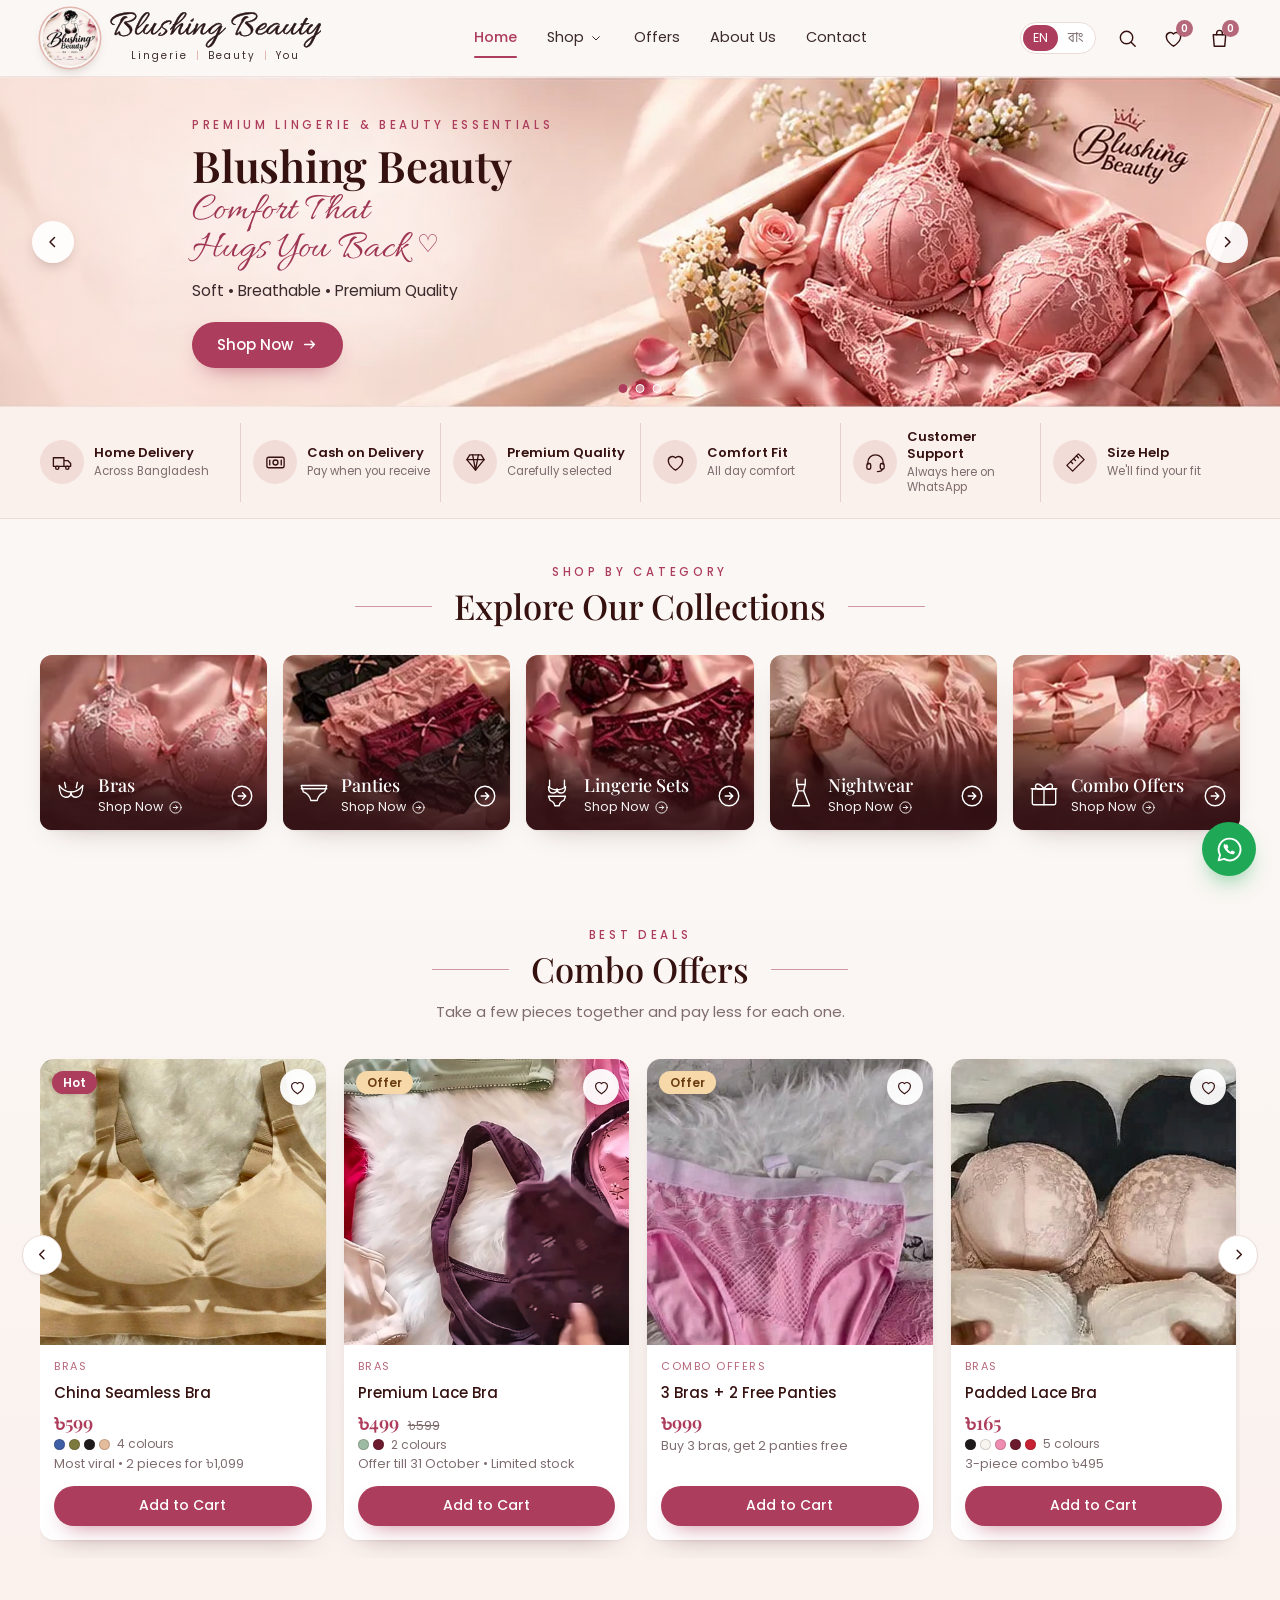
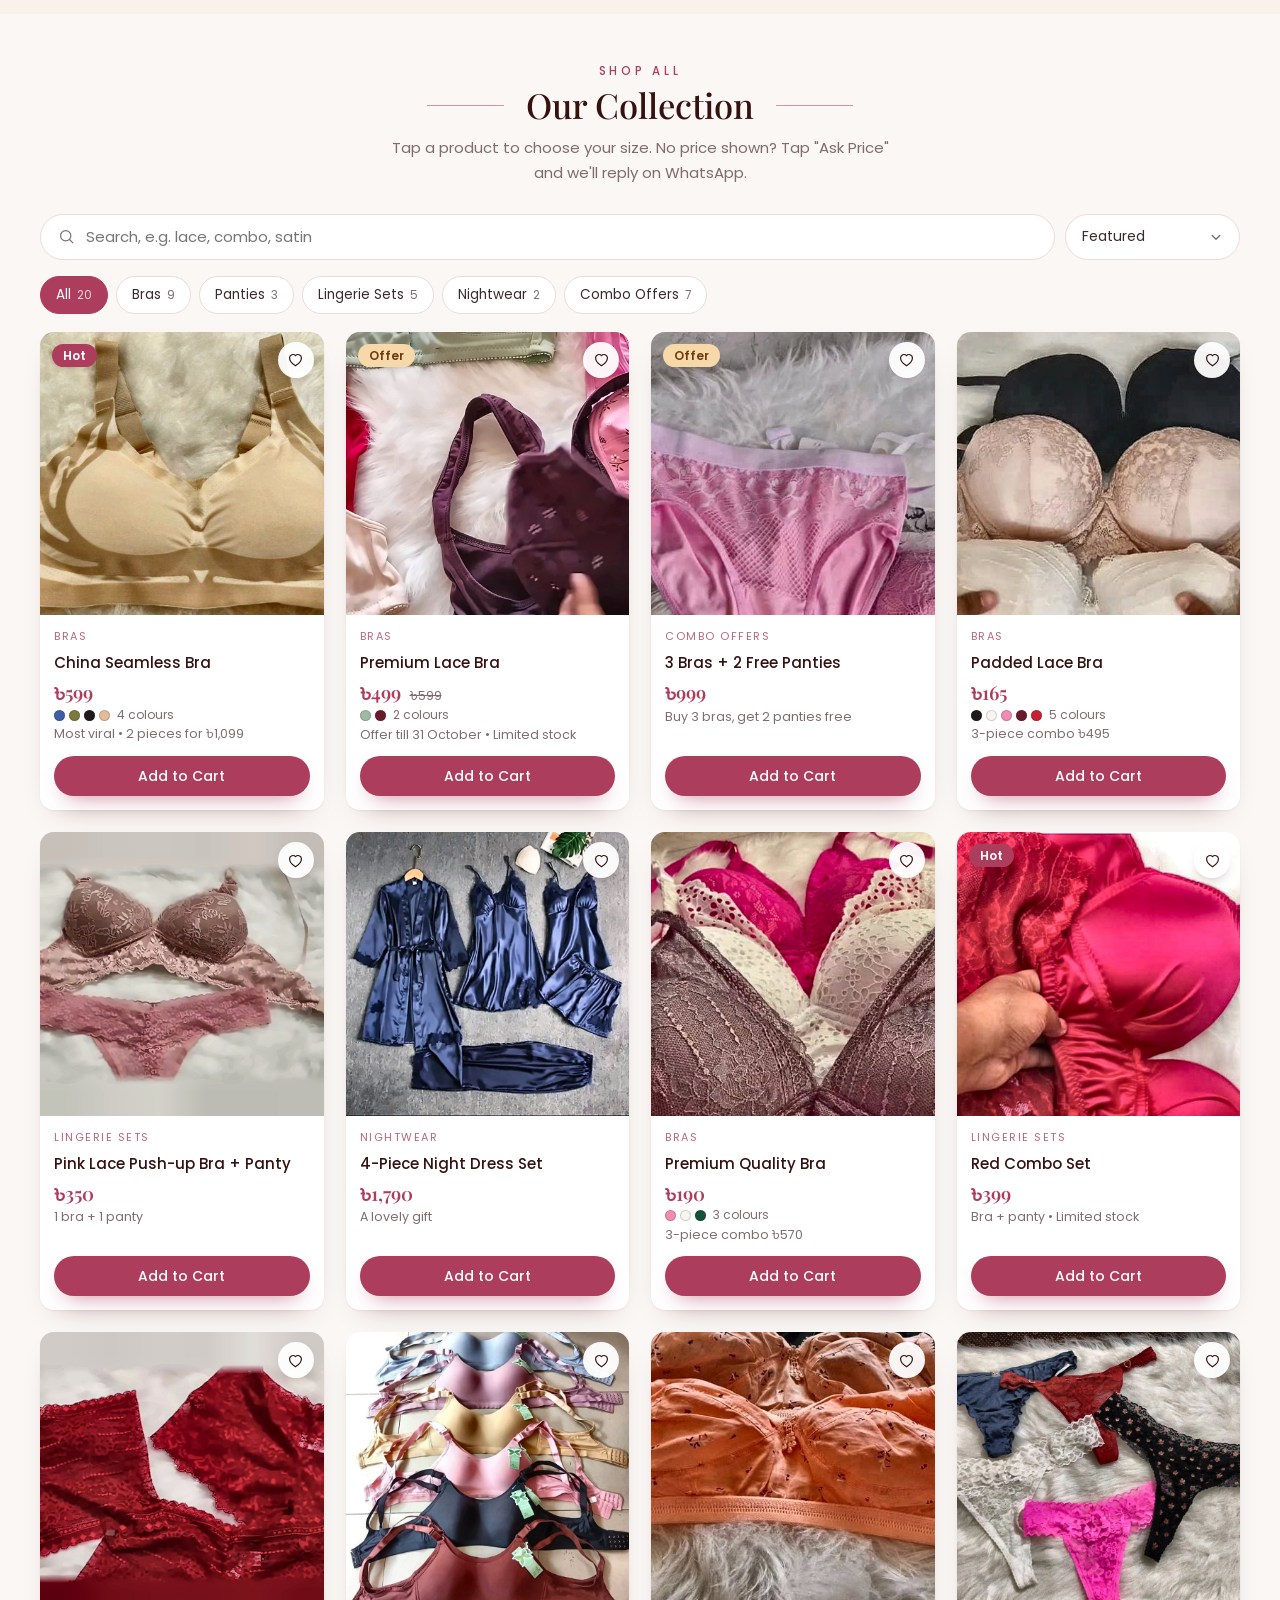
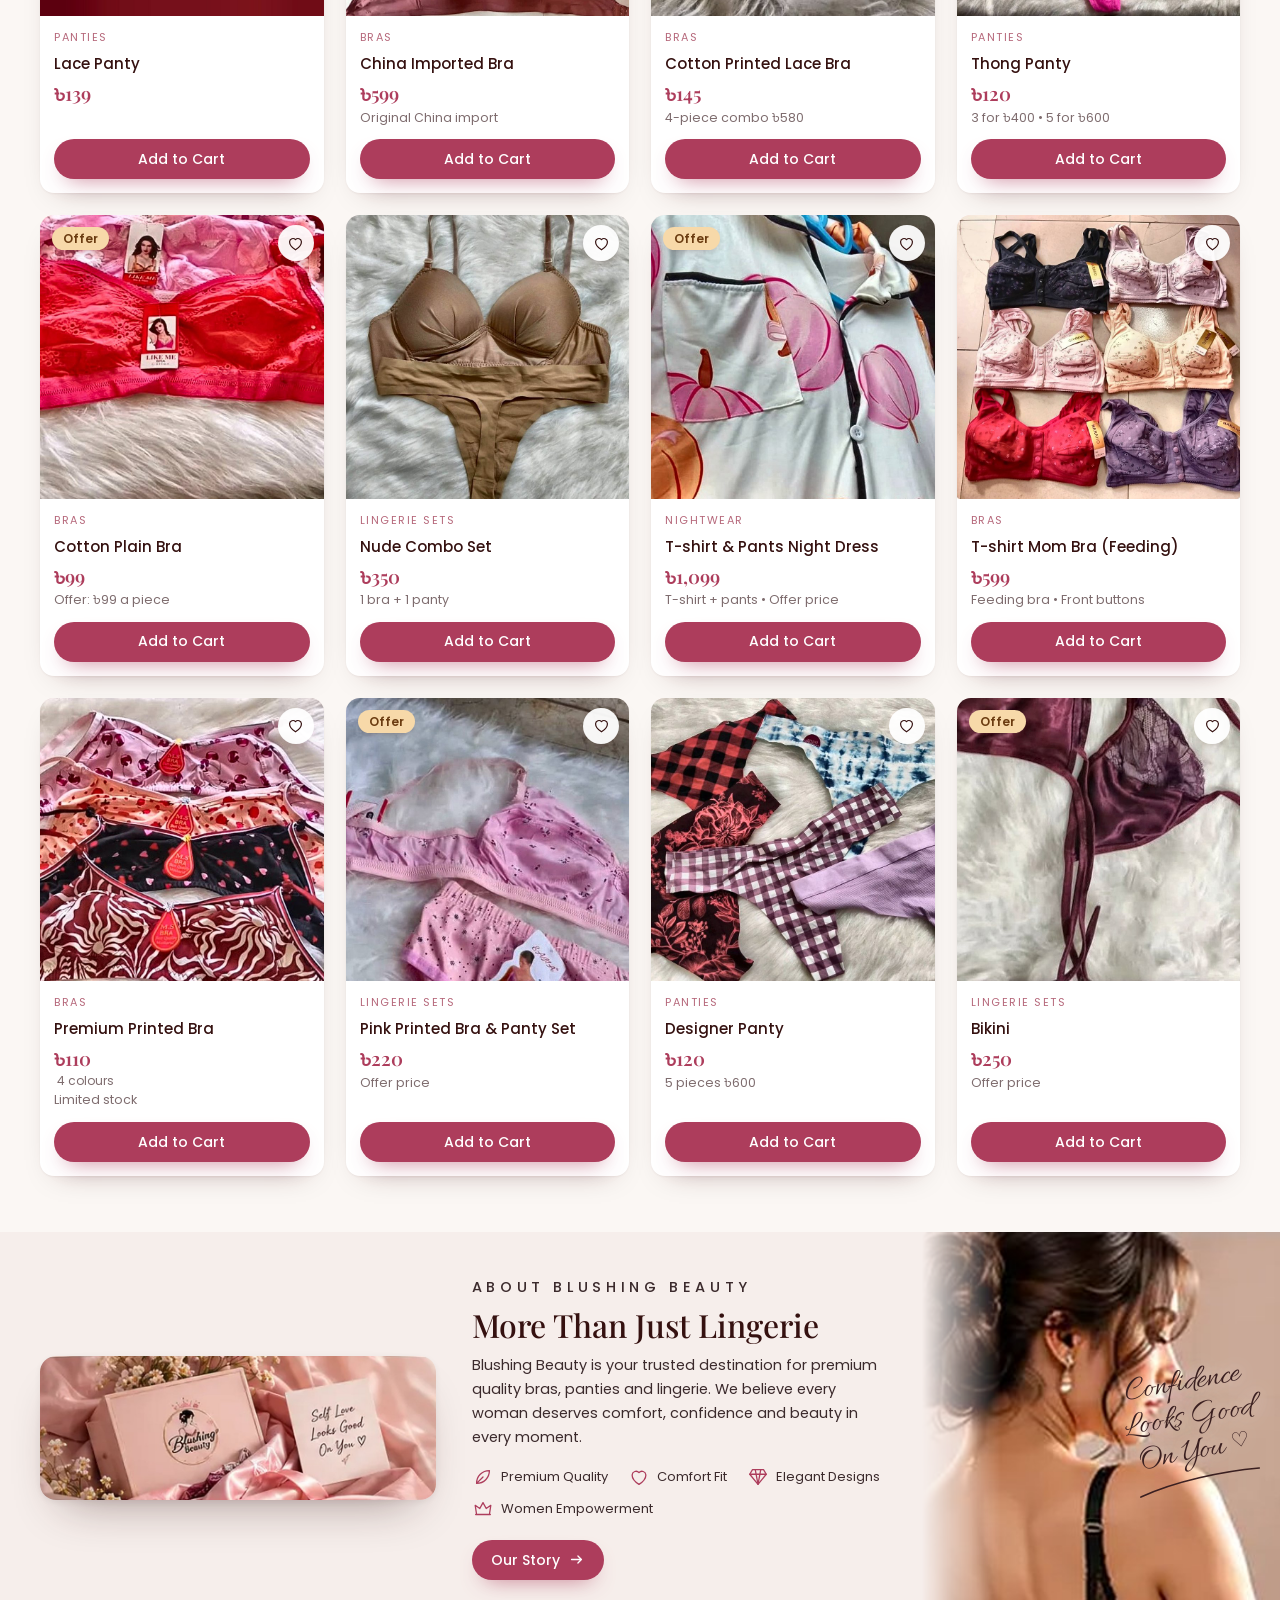
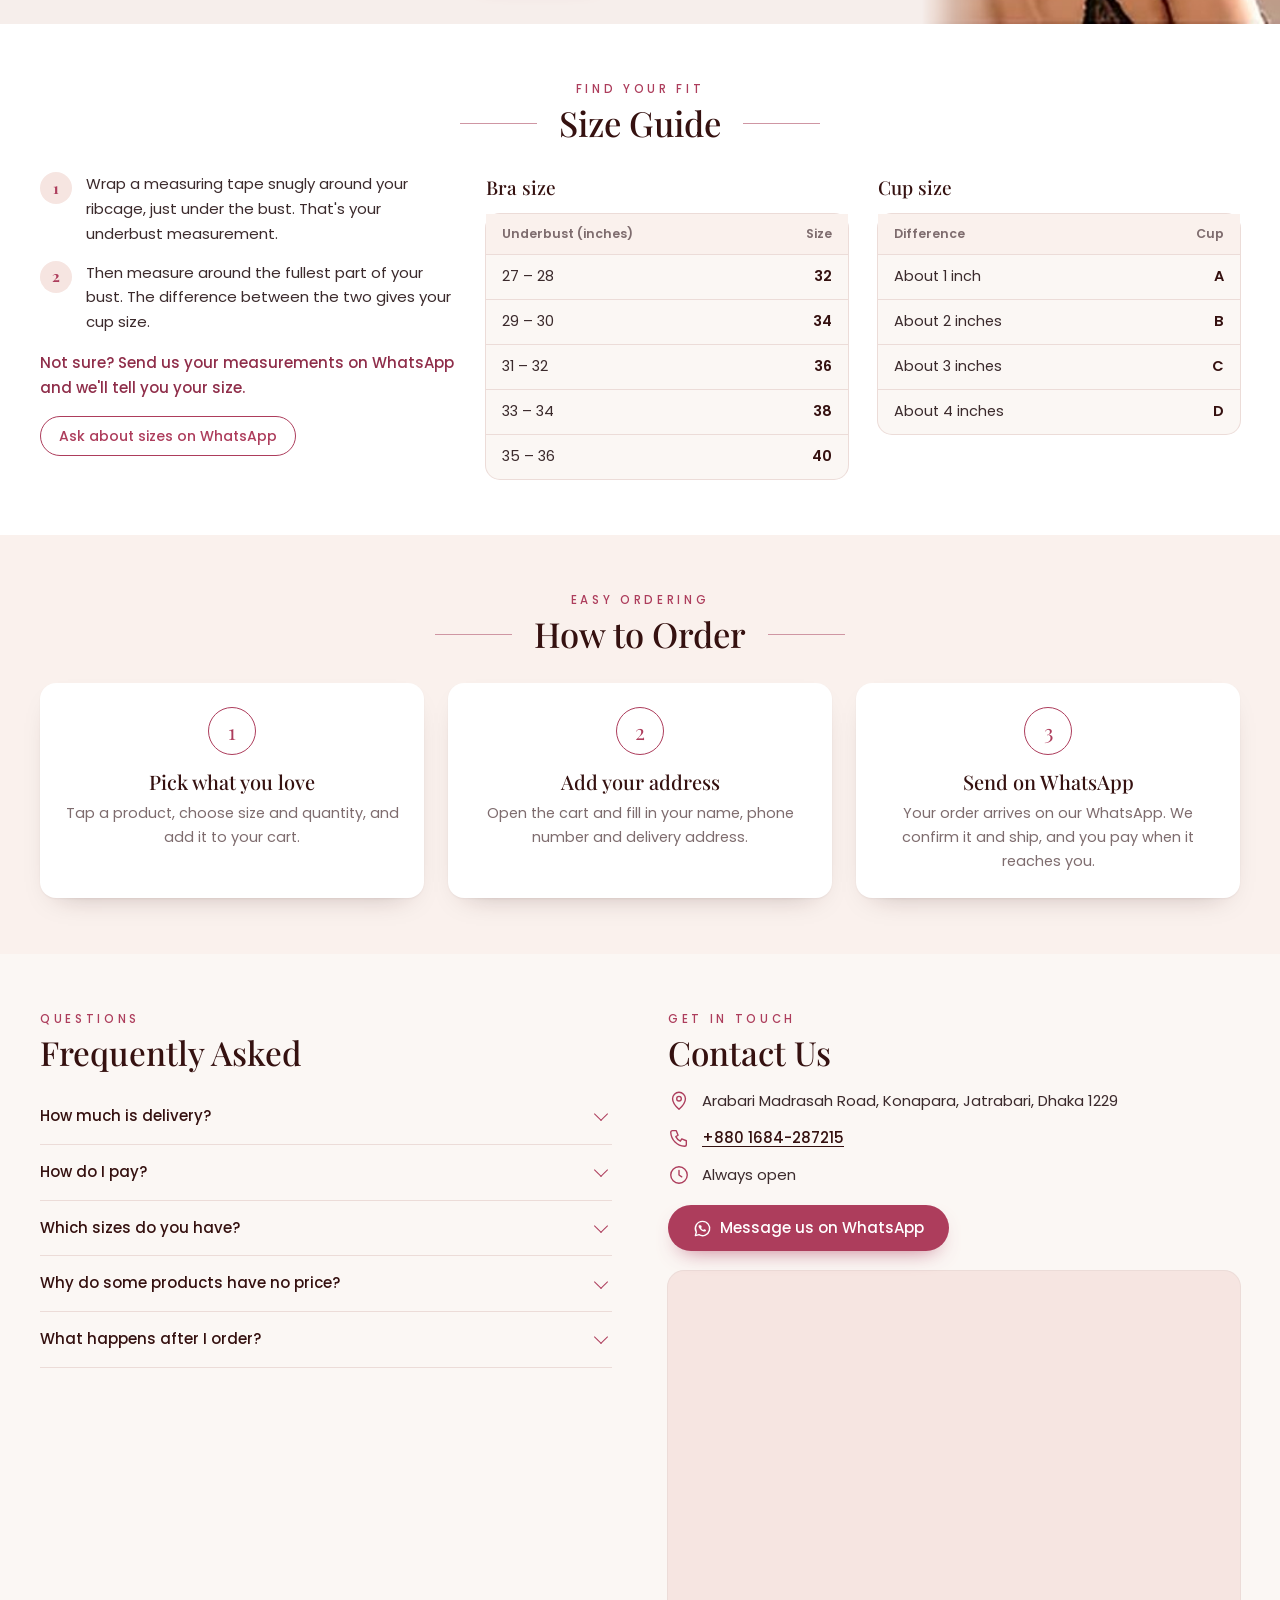
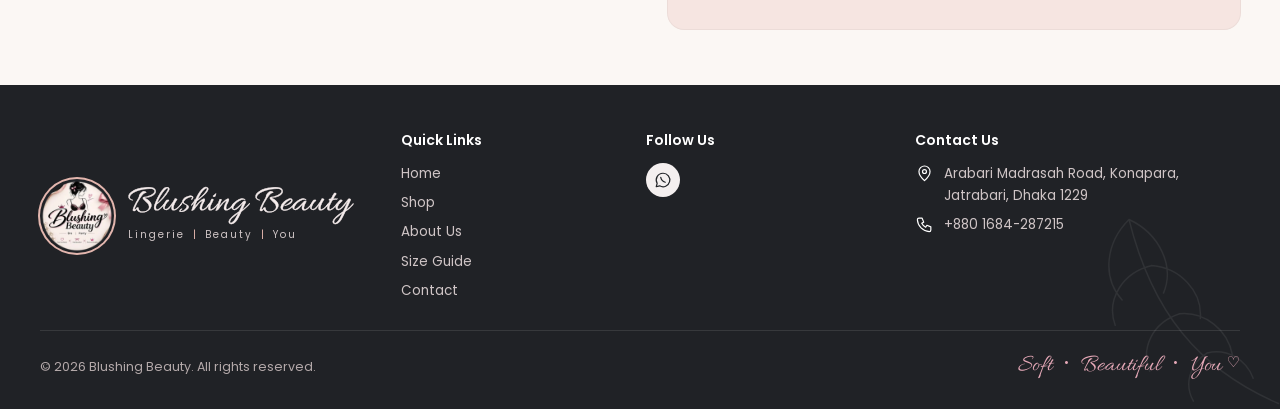
<file: index.html>
<!doctype html>
<html lang="en">
<head>
  <meta charset="utf-8">
  <meta name="viewport" content="width=device-width, initial-scale=1, viewport-fit=cover">
  <title>Blushing Beauty | Lingerie, Beauty & You</title>
  <meta name="description" content="Blushing Beauty: bras, panties, lingerie sets, nightwear and beauty care. Home delivery across Bangladesh, cash on delivery, easy ordering on WhatsApp.">
  <meta name="theme-color" content="#FBF7F4">
  <link rel="icon" type="image/png" href="images/favicon.png">
  <link rel="apple-touch-icon" href="images/logo.png">

  <meta property="og:type" content="website">
  <meta property="og:title" content="Blushing Beauty | Comfort That Hugs You Back">
  <meta property="og:description" content="Bras, panties, lingerie sets and nightwear. Home delivery across Bangladesh.">
  <meta property="og:image" content="images/hero-1.jpg">

  <link rel="preconnect" href="https://fonts.googleapis.com">
  <link rel="preconnect" href="https://fonts.gstatic.com" crossorigin>
  <link href="https://fonts.googleapis.com/css2?family=Allura&family=Hind+Siliguri:wght@400;500;600;700&family=Playfair+Display:ital,wght@0,400..700;1,400..600&family=Poppins:wght@300;400;500;600&display=swap" rel="stylesheet">
  <link rel="stylesheet" href="assets/css/style.css">

  <script type="application/ld+json">
  {
    "@context": "https://schema.org",
    "@type": "ClothingStore",
    "name": "Blushing Beauty",
    "image": "images/logo.png",
    "telephone": "+8801684287215",
    "openingHours": "Mo-Su 00:00-23:59",
    "address": {
      "@type": "PostalAddress",
      "streetAddress": "Arabari Madrasah Road, Konapara",
      "addressLocality": "Jatrabari, Dhaka",
      "postalCode": "1229",
      "addressCountry": "BD"
    }
  }
  </script>
</head>
<body>
  <a class="skip" href="#shop" data-i18n="skip">Skip to products</a>

  <!-- ================= HEADER ================= -->
  <header class="hdr" id="top">
    <div class="wrap hdr-row">
      <button type="button" class="icon-btn menu-btn" id="menuBtn" aria-controls="mainNav" aria-expanded="false" aria-label="Menu">
        <svg viewBox="0 0 24 24" aria-hidden="true"><path d="M4 7h16M4 12h16M4 17h16"/></svg>
      </button>

      <a class="logo" href="#top" aria-label="Blushing Beauty">
        <img src="images/logo.webp" alt="" width="60" height="60">
        <span class="logo-text">
          <span class="logo-word">Blushing Beauty</span>
          <span class="logo-sub">Lingerie <i>|</i> Beauty <i>|</i> You</span>
        </span>
      </a>

      <nav class="nav" id="mainNav" aria-label="Main">
        <div class="nav-head">
          <span class="logo-word">Blushing Beauty</span>
          <button type="button" class="icon-btn" id="navClose" aria-label="Close menu">
            <svg viewBox="0 0 24 24" aria-hidden="true"><path d="M6 6l12 12M18 6 6 18"/></svg>
          </button>
        </div>
        <a href="#top" data-spy="top" data-i18n="nav.home">Home</a>
        <div class="nav-drop">
          <button type="button" class="nav-drop-btn" id="shopDropBtn" aria-expanded="false" aria-controls="shopDrop">
            <span data-i18n="nav.shop">Shop</span>
            <svg viewBox="0 0 24 24" aria-hidden="true"><path d="m7 10 5 5 5-5"/></svg>
          </button>
          <div class="drop" id="shopDrop"></div>
        </div>
        <a href="#offers" data-spy="offers" data-i18n="nav.offers">Offers</a>
        <a href="#about" data-spy="about" data-i18n="nav.about">About Us</a>
        <a href="#contact" data-spy="contact" data-i18n="nav.contact">Contact</a>
        <div class="nav-lang lang" role="group" aria-label="Language">
          <button type="button" data-lang="en" aria-pressed="true">English</button>
          <button type="button" data-lang="bn" aria-pressed="false">বাংলা</button>
        </div>
      </nav>

      <div class="hdr-icons">
        <div class="lang hdr-lang" role="group" aria-label="Language">
          <button type="button" data-lang="en" aria-pressed="true">EN</button>
          <button type="button" data-lang="bn" aria-pressed="false">বাং</button>
        </div>
        <button type="button" class="icon-btn" id="searchBtn" aria-label="Search">
          <svg viewBox="0 0 24 24" aria-hidden="true"><circle cx="11" cy="11" r="6.5"/><path d="m20 20-4.2-4.2"/></svg>
        </button>
        <button type="button" class="icon-btn" id="wishOpen" aria-label="Wishlist">
          <svg viewBox="0 0 24 24" aria-hidden="true"><path d="M12 20s-7.5-4.6-7.5-10.2A4.3 4.3 0 0 1 12 7.2a4.3 4.3 0 0 1 7.5 2.6C19.5 15.4 12 20 12 20Z"/></svg>
          <span class="count" id="wishCount">0</span>
        </button>
        <button type="button" class="icon-btn" id="cartOpen" aria-label="Cart">
          <svg viewBox="0 0 24 24" aria-hidden="true"><path d="M5.5 8h13l-1 12h-11l-1-12Z"/><path d="M9 8V6.5a3 3 0 0 1 6 0V8"/></svg>
          <span class="count" id="cartCount">0</span>
        </button>
      </div>
    </div>
  </header>
  <div class="nav-scrim" id="navScrim" hidden></div>

  <main>
    <!-- ================= HERO SLIDER ================= -->
    <section class="hero" id="hero" aria-roledescription="carousel" aria-label="Highlights">
      <div class="slides" id="slides"></div>
      <button type="button" class="hero-arrow prev" id="heroPrev" aria-label="Previous slide">
        <svg viewBox="0 0 24 24" aria-hidden="true"><path d="m14 6-6 6 6 6"/></svg>
      </button>
      <button type="button" class="hero-arrow next" id="heroNext" aria-label="Next slide">
        <svg viewBox="0 0 24 24" aria-hidden="true"><path d="m10 6 6 6-6 6"/></svg>
      </button>
      <div class="hero-dots" id="heroDots"></div>
    </section>

    <!-- ================= FEATURES ================= -->
    <section class="features" aria-label="Why shop with us">
      <ul class="wrap feat-row" role="list">
        <li><span class="feat-ico"><svg viewBox="0 0 24 24"><path d="M2.5 7h11v9h-11zM13.5 10h4l3 3v3h-7"/><circle cx="6.5" cy="17.5" r="1.7"/><circle cx="17" cy="17.5" r="1.7"/></svg></span>
          <span><b data-i18n="feat.t1">Home Delivery</b><small data-i18n="feat.s1">Across Bangladesh</small></span></li>
        <li><span class="feat-ico"><svg viewBox="0 0 24 24"><rect x="3" y="6.5" width="18" height="11" rx="2"/><circle cx="12" cy="12" r="2.6"/><path d="M6 9.5v5M18 9.5v5"/></svg></span>
          <span><b data-i18n="feat.t2">Cash on Delivery</b><small data-i18n="feat.s2">Pay when you receive</small></span></li>
        <li><span class="feat-ico"><svg viewBox="0 0 24 24"><path d="M6 4h12l3 5-9 11L3 9z"/><path d="M3 9h18M9 4l3 16M15 4l-3 16"/></svg></span>
          <span><b data-i18n="feat.t3">Premium Quality</b><small data-i18n="feat.s3">Carefully selected</small></span></li>
        <li><span class="feat-ico"><svg viewBox="0 0 24 24"><path d="M12 20s-7.5-4.6-7.5-10.2A4.3 4.3 0 0 1 12 7.2a4.3 4.3 0 0 1 7.5 2.6C19.5 15.4 12 20 12 20Z"/></svg></span>
          <span><b data-i18n="feat.t4">Comfort Fit</b><small data-i18n="feat.s4">All day comfort</small></span></li>
        <li><span class="feat-ico"><svg viewBox="0 0 24 24"><path d="M4 14v-2a8 8 0 0 1 16 0v2"/><rect x="3" y="13" width="4" height="6" rx="1.5"/><rect x="17" y="13" width="4" height="6" rx="1.5"/><path d="M19 19c0 1.5-2 2.5-5 2.5"/></svg></span>
          <span><b data-i18n="feat.t5">Customer Support</b><small data-i18n="feat.s5">Always here on WhatsApp</small></span></li>
        <li><span class="feat-ico"><svg viewBox="0 0 24 24"><path d="M3 15 15 3l6 6L9 21z"/><path d="m7 11 2 2M10 8l2 2M13 5l2 2"/></svg></span>
          <span><b data-i18n="feat.t6">Size Help</b><small data-i18n="feat.s6">We'll find your fit</small></span></li>
      </ul>
    </section>

    <!-- ================= COLLECTIONS ================= -->
    <section class="sec collections" id="categories" aria-labelledby="catsTitle">
      <div class="wrap">
        <div class="sec-head">
          <p class="eyebrow" data-i18n="cats.eyebrow">Shop by Category</p>
          <h2 class="sec-title" id="catsTitle"><span data-i18n="cats.title">Explore Our Collections</span></h2>
        </div>
        <div class="cat-tiles" id="catTiles"></div>
      </div>
    </section>

    <!-- ================= OFFERS ================= -->
    <section class="sec offers" id="offers" aria-labelledby="offersTitle">
      <div class="wrap">
        <div class="sec-head">
          <p class="eyebrow" data-i18n="offers.eyebrow">Best Deals</p>
          <h2 class="sec-title" id="offersTitle"><span data-i18n="offers.title">Combo Offers</span></h2>
          <p class="sec-sub" data-i18n="offers.sub"></p>
        </div>
        <div class="rail-wrap">
          <button type="button" class="rail-arrow prev" data-rail="-1" aria-label="Previous">
            <svg viewBox="0 0 24 24" aria-hidden="true"><path d="m14 6-6 6 6 6"/></svg>
          </button>
          <div class="rail" id="offerRail"></div>
          <button type="button" class="rail-arrow next" data-rail="1" aria-label="Next">
            <svg viewBox="0 0 24 24" aria-hidden="true"><path d="m10 6 6 6-6 6"/></svg>
          </button>
        </div>
      </div>
    </section>

    <!-- ================= SHOP ================= -->
    <section class="sec shop" id="shop" aria-labelledby="shopTitle">
      <div class="wrap">
        <div class="sec-head">
          <p class="eyebrow" data-i18n="shop.eyebrow">Shop All</p>
          <h2 class="sec-title" id="shopTitle"><span data-i18n="shop.title">Our Collection</span></h2>
          <p class="sec-sub" data-i18n="shop.sub"></p>
        </div>
        <div class="toolbar">
          <label class="search">
            <svg viewBox="0 0 24 24" aria-hidden="true"><circle cx="11" cy="11" r="6.5"/><path d="m20 20-4.2-4.2"/></svg>
            <span class="sr" data-i18n="shop.search">Search products</span>
            <input type="search" id="search" autocomplete="off" data-i18n-ph="shop.searchPh" placeholder="Search products">
          </label>
          <label class="sort">
            <span class="sr" data-i18n="shop.sort">Sort</span>
            <select id="sort">
              <option value="default" data-i18n="sort.default">Featured</option>
              <option value="low" data-i18n="sort.low">Price: low to high</option>
              <option value="high" data-i18n="sort.high">Price: high to low</option>
            </select>
          </label>
        </div>
        <div class="chips" id="chips" role="tablist" aria-label="Categories"></div>
        <p class="result-count" id="resultCount" aria-live="polite"></p>
        <div class="grid" id="grid"></div>
      </div>
    </section>

    <!-- ================= ABOUT ================= -->
    <section class="about" id="about" aria-labelledby="aboutTitle">
      <div class="about-row">
        <div class="about-img"><img src="images/about-gift.jpg" alt="" loading="lazy"></div>
        <div class="about-copy">
          <p class="eyebrow" data-i18n="about.eyebrow">About Blushing Beauty</p>
          <h2 id="aboutTitle" data-i18n="about.title">More Than Just Lingerie</h2>
          <p data-i18n="about.p1"></p>
          <p class="about-more" id="aboutMore" hidden data-i18n="about.p2"></p>
          <ul class="about-feats" role="list">
            <li><svg viewBox="0 0 24 24" aria-hidden="true"><path d="M5 19c8 0 14-6 14-14C11 5 5 11 5 19Zm0 0 7-7"/></svg><span data-i18n="about.f1">Premium Quality</span></li>
            <li><svg viewBox="0 0 24 24" aria-hidden="true"><path d="M12 20s-7.5-4.6-7.5-10.2A4.3 4.3 0 0 1 12 7.2a4.3 4.3 0 0 1 7.5 2.6C19.5 15.4 12 20 12 20Z"/></svg><span data-i18n="about.f2">Comfort Fit</span></li>
            <li><svg viewBox="0 0 24 24" aria-hidden="true"><path d="M6 4h12l3 5-9 11L3 9z"/><path d="M3 9h18M9 4l3 16M15 4l-3 16"/></svg><span data-i18n="about.f3">Elegant Designs</span></li>
            <li><svg viewBox="0 0 24 24" aria-hidden="true"><path d="M4 18h16M5 18 3.5 8l5 3.5L12 5l3.5 6.5 5-3.5L19 18"/></svg><span data-i18n="about.f4">Women Empowerment</span></li>
          </ul>
          <button type="button" class="btn btn-berry btn-sm" id="storyBtn" aria-expanded="false" aria-controls="aboutMore">
            <span data-i18n="about.cta">Our Story</span>
            <svg viewBox="0 0 24 24" aria-hidden="true"><path d="M5 12h14m-5-5 5 5-5 5"/></svg>
          </button>
        </div>
        <div class="about-model">
          <img src="images/about-model.jpg" alt="" loading="lazy">
          <p class="about-script" aria-hidden="true">Confidence<br>Looks Good<br>On You <span class="heart">♡</span></p>
        </div>
      </div>
    </section>

    <!-- ================= REVIEWS (real reviews only, added from admin) ================= -->
    <section class="sec reviews" id="reviews" aria-labelledby="revTitle" hidden>
      <div class="wrap">
        <div class="sec-head">
          <h2 class="sec-title sec-title-sm" id="revTitle"><span data-i18n="rev.title">What Our Customers Say</span></h2>
        </div>
        <div class="rail-wrap">
          <button type="button" class="rail-arrow prev round" data-rail="-1" aria-label="Previous">
            <svg viewBox="0 0 24 24" aria-hidden="true"><path d="m14 6-6 6 6 6"/></svg>
          </button>
          <div class="rail rev-rail" id="revRail"></div>
          <button type="button" class="rail-arrow next round" data-rail="1" aria-label="Next">
            <svg viewBox="0 0 24 24" aria-hidden="true"><path d="m10 6 6 6-6 6"/></svg>
          </button>
        </div>
      </div>
    </section>

    <!-- ================= SIZE GUIDE ================= -->
    <section class="sec size" id="size" aria-labelledby="sizeTitle">
      <div class="wrap">
        <div class="sec-head">
          <p class="eyebrow" data-i18n="size.eyebrow">Find Your Fit</p>
          <h2 class="sec-title" id="sizeTitle"><span data-i18n="size.title">Size Guide</span></h2>
        </div>
        <div class="size-grid">
          <div class="size-copy">
            <ol class="measure" role="list">
              <li><b class="num">1</b><p data-i18n="size.p1"></p></li>
              <li><b class="num">2</b><p data-i18n="size.p2"></p></li>
            </ol>
            <p class="size-help" data-i18n="size.help"></p>
            <a class="btn btn-outline btn-sm" href="#" data-wa-size data-i18n="size.ask">Ask about sizes on WhatsApp</a>
          </div>
          <table>
            <caption data-i18n="size.bandCap">Bra size</caption>
            <thead><tr><th data-i18n="size.under">Underbust (inches)</th><th data-i18n="size.band">Size</th></tr></thead>
            <tbody>
              <tr><td class="num">27 – 28</td><td class="num">32</td></tr>
              <tr><td class="num">29 – 30</td><td class="num">34</td></tr>
              <tr><td class="num">31 – 32</td><td class="num">36</td></tr>
              <tr><td class="num">33 – 34</td><td class="num">38</td></tr>
              <tr><td class="num">35 – 36</td><td class="num">40</td></tr>
            </tbody>
          </table>
          <table>
            <caption data-i18n="size.cupCap">Cup size</caption>
            <thead><tr><th data-i18n="size.diff">Difference</th><th data-i18n="size.cup">Cup</th></tr></thead>
            <tbody>
              <tr><td class="num" data-i18n="size.d1"></td><td>A</td></tr>
              <tr><td class="num" data-i18n="size.d2"></td><td>B</td></tr>
              <tr><td class="num" data-i18n="size.d3"></td><td>C</td></tr>
              <tr><td class="num" data-i18n="size.d4"></td><td>D</td></tr>
            </tbody>
          </table>
        </div>
      </div>
    </section>

    <!-- ================= HOW TO ORDER ================= -->
    <section class="sec how" id="how" aria-labelledby="howTitle">
      <div class="wrap">
        <div class="sec-head">
          <p class="eyebrow" data-i18n="how.eyebrow">Easy Ordering</p>
          <h2 class="sec-title" id="howTitle"><span data-i18n="how.title">How to Order</span></h2>
        </div>
        <ol class="steps" role="list">
          <li><span class="step-n num">1</span><h3 data-i18n="how.s1t"></h3><p data-i18n="how.s1"></p></li>
          <li><span class="step-n num">2</span><h3 data-i18n="how.s2t"></h3><p data-i18n="how.s2"></p></li>
          <li><span class="step-n num">3</span><h3 data-i18n="how.s3t"></h3><p data-i18n="how.s3"></p></li>
        </ol>
      </div>
    </section>

    <!-- ================= FAQ + CONTACT ================= -->
    <section class="sec contact" id="contact" aria-labelledby="contactTitle">
      <div class="wrap contact-grid">
        <div class="faq">
          <p class="eyebrow" data-i18n="faq.eyebrow">Questions</p>
          <h2 class="h2-left" data-i18n="faq.title">Frequently Asked</h2>
          <details><summary data-i18n="faq.q1"></summary><p data-i18n="faq.a1"></p></details>
          <details><summary data-i18n="faq.q2"></summary><p data-i18n="faq.a2"></p></details>
          <details><summary data-i18n="faq.q3"></summary><p data-i18n="faq.a3"></p></details>
          <details><summary data-i18n="faq.q4"></summary><p data-i18n="faq.a4"></p></details>
          <details><summary data-i18n="faq.q5"></summary><p data-i18n="faq.a5"></p></details>
        </div>
        <div class="visit">
          <p class="eyebrow" data-i18n="contact.eyebrow">Get in Touch</p>
          <h2 class="h2-left" id="contactTitle" data-i18n="contact.title">Contact Us</h2>
          <ul class="contact-list" role="list">
            <li><svg viewBox="0 0 24 24" aria-hidden="true"><path d="M12 21s-7-6.2-7-11.5a7 7 0 0 1 14 0C19 14.8 12 21 12 21Z"/><circle cx="12" cy="9.5" r="2.5"/></svg><span class="js-addr"></span></li>
            <li><svg viewBox="0 0 24 24" aria-hidden="true"><path d="M5 4h4l2 5-2.5 1.5a11 11 0 0 0 5 5L15 13l5 2v4a2 2 0 0 1-2 2A16 16 0 0 1 3 6a2 2 0 0 1 2-2"/></svg><a class="js-phone" href="#"></a></li>
            <li><svg viewBox="0 0 24 24" aria-hidden="true"><circle cx="12" cy="12" r="9"/><path d="M12 7v5l3 2"/></svg><span data-i18n="contact.always">Always open</span></li>
          </ul>
          <div class="contact-actions">
            <a class="btn btn-berry js-wa" href="#">
              <svg viewBox="0 0 24 24" aria-hidden="true" class="wa-ico"><path d="M12 3a9 9 0 0 0-7.8 13.5L3 21l4.6-1.2A9 9 0 1 0 12 3Z"/><path d="M8.6 8.2c.2-.4.4-.4.7-.4h.5c.2 0 .4 0 .5.4l.7 1.7c.1.2 0 .4-.1.6l-.5.6c-.1.1-.2.3 0 .5.5.9 1.3 1.7 2.3 2.2.2.1.4.1.5-.1l.6-.7c.2-.2.4-.2.6-.1l1.6.8c.2.1.4.2.4.4 0 .5-.2 1.3-.9 1.6-.6.3-1.5.4-3.6-.6-2.4-1.2-3.8-3.6-3.9-3.8-.1-.2-.9-1.2-.9-2.3 0-1 .5-1.5.7-1.8Z" class="wa-dot"/></svg>
              <span data-i18n="contact.wa">Message us on WhatsApp</span>
            </a>
          </div>
          <div class="map"><iframe id="mapFrame" title="Map" loading="lazy" referrerpolicy="no-referrer-when-downgrade"></iframe></div>
        </div>
      </div>
    </section>
  </main>

  <!-- ================= FOOTER ================= -->
  <footer class="ftr">
    <svg class="ftr-leaf" viewBox="0 0 200 200" aria-hidden="true"><path d="M190 190C120 160 80 110 60 30M60 30c-20 20-24 50-6 70M60 30c26 12 40 40 30 64M80 70c-26 6-40 30-32 52M80 70c24 2 44 22 42 46M104 112c-24 8-34 30-26 50M104 112c22-2 42 14 46 36M128 146c-16 10-20 28-12 42M128 146c18-4 34 6 40 22"/></svg>
    <div class="wrap">
      <div class="ftr-cols">
        <div class="ftr-brand">
          <img src="images/logo.webp" alt="" width="64" height="64">
          <div>
            <p class="logo-word">Blushing Beauty</p>
            <p class="logo-sub">Lingerie <i>|</i> Beauty <i>|</i> You</p>
          </div>
        </div>
        <nav class="ftr-col" aria-label="Quick links">
          <h3 data-i18n="foot.links">Quick Links</h3>
          <a href="#top" data-i18n="nav.home">Home</a>
          <a href="#shop" data-i18n="nav.shop">Shop</a>
          <a href="#about" data-i18n="nav.about">About Us</a>
          <a href="#size" data-i18n="foot.size">Size Guide</a>
          <a href="#contact" data-i18n="nav.contact">Contact</a>
        </nav>
        <div class="ftr-col">
          <h3 data-i18n="foot.follow">Follow Us</h3>
          <div class="socials" id="socials"></div>
        </div>
        <div class="ftr-col ftr-contact">
          <h3 data-i18n="contact.title">Contact Us</h3>
          <p><svg viewBox="0 0 24 24" aria-hidden="true"><path d="M12 21s-7-6.2-7-11.5a7 7 0 0 1 14 0C19 14.8 12 21 12 21Z"/><circle cx="12" cy="9.5" r="2.5"/></svg><span class="js-addr"></span></p>
          <p><svg viewBox="0 0 24 24" aria-hidden="true"><path d="M5 4h4l2 5-2.5 1.5a11 11 0 0 0 5 5L15 13l5 2v4a2 2 0 0 1-2 2A16 16 0 0 1 3 6a2 2 0 0 1 2-2"/></svg><a class="js-phone" href="#"></a></p>
        </div>
      </div>
      <div class="ftr-base">
        <p>© <span id="year">2026</span> Blushing Beauty. <span data-i18n="foot.rights">All rights reserved.</span></p>
        <p class="ftr-script" aria-hidden="true">Soft <i>•</i> Beautiful <i>•</i> You <span class="heart">♡</span></p>
      </div>
    </div>
  </footer>

  <div class="preview-flag" id="previewFlag" hidden data-i18n="preview.flag">Preview</div>

  <a class="wa-float js-wa" href="#" aria-label="WhatsApp">
    <svg viewBox="0 0 24 24" aria-hidden="true"><path d="M12 3a9 9 0 0 0-7.8 13.5L3 21l4.6-1.2A9 9 0 1 0 12 3Z"/><path d="M8.6 8.2c.2-.4.4-.4.7-.4h.5c.2 0 .4 0 .5.4l.7 1.7c.1.2 0 .4-.1.6l-.5.6c-.1.1-.2.3 0 .5.5.9 1.3 1.7 2.3 2.2.2.1.4.1.5-.1l.6-.7c.2-.2.4-.2.6-.1l1.6.8c.2.1.4.2.4.4 0 .5-.2 1.3-.9 1.6-.6.3-1.5.4-3.6-.6-2.4-1.2-3.8-3.6-3.9-3.8-.1-.2-.9-1.2-.9-2.3 0-1 .5-1.5.7-1.8Z" class="wa-dot"/></svg>
  </a>

  <button type="button" class="cart-bar" id="cartBar" hidden>
    <span id="cartBarText"></span>
    <span class="cart-bar-go" data-i18n="cart.view">View cart</span>
  </button>

  <!-- Product -->
  <dialog class="sheet product-sheet" id="productDialog" aria-labelledby="pdName">
    <form method="dialog" class="sheet-close-row">
      <button class="icon-btn close-btn" value="close" aria-label="Close">
        <svg viewBox="0 0 24 24" aria-hidden="true"><path d="M6 6l12 12M18 6 6 18"/></svg>
      </button>
    </form>
    <div class="pd" id="pdBody"></div>
  </dialog>

  <!-- Cart -->
  <dialog class="sheet drawer" id="cartDialog" aria-labelledby="cartTitle">
    <div class="drawer-head">
      <h2 id="cartTitle" data-i18n="cart.title">Your Cart</h2>
      <form method="dialog"><button class="icon-btn close-btn" value="close" aria-label="Close"><svg viewBox="0 0 24 24" aria-hidden="true"><path d="M6 6l12 12M18 6 6 18"/></svg></button></form>
    </div>
    <div class="drawer-body" id="cartBody"></div>
  </dialog>

  <!-- Wishlist -->
  <dialog class="sheet drawer" id="wishDialog" aria-labelledby="wishTitle">
    <div class="drawer-head">
      <h2 id="wishTitle" data-i18n="wish.title">Your Wishlist</h2>
      <form method="dialog"><button class="icon-btn close-btn" value="close" aria-label="Close"><svg viewBox="0 0 24 24" aria-hidden="true"><path d="M6 6l12 12M18 6 6 18"/></svg></button></form>
    </div>
    <div class="drawer-body" id="wishBody"></div>
  </dialog>

  <div class="toast" id="toast" role="status" aria-live="polite"></div>

  <script src="assets/js/config.js"></script>
  <script src="assets/js/cloud-config.js"></script>
  <script src="assets/js/data.js"></script>
  <script src="assets/js/app.js"></script>
</body>
</html>
</file>
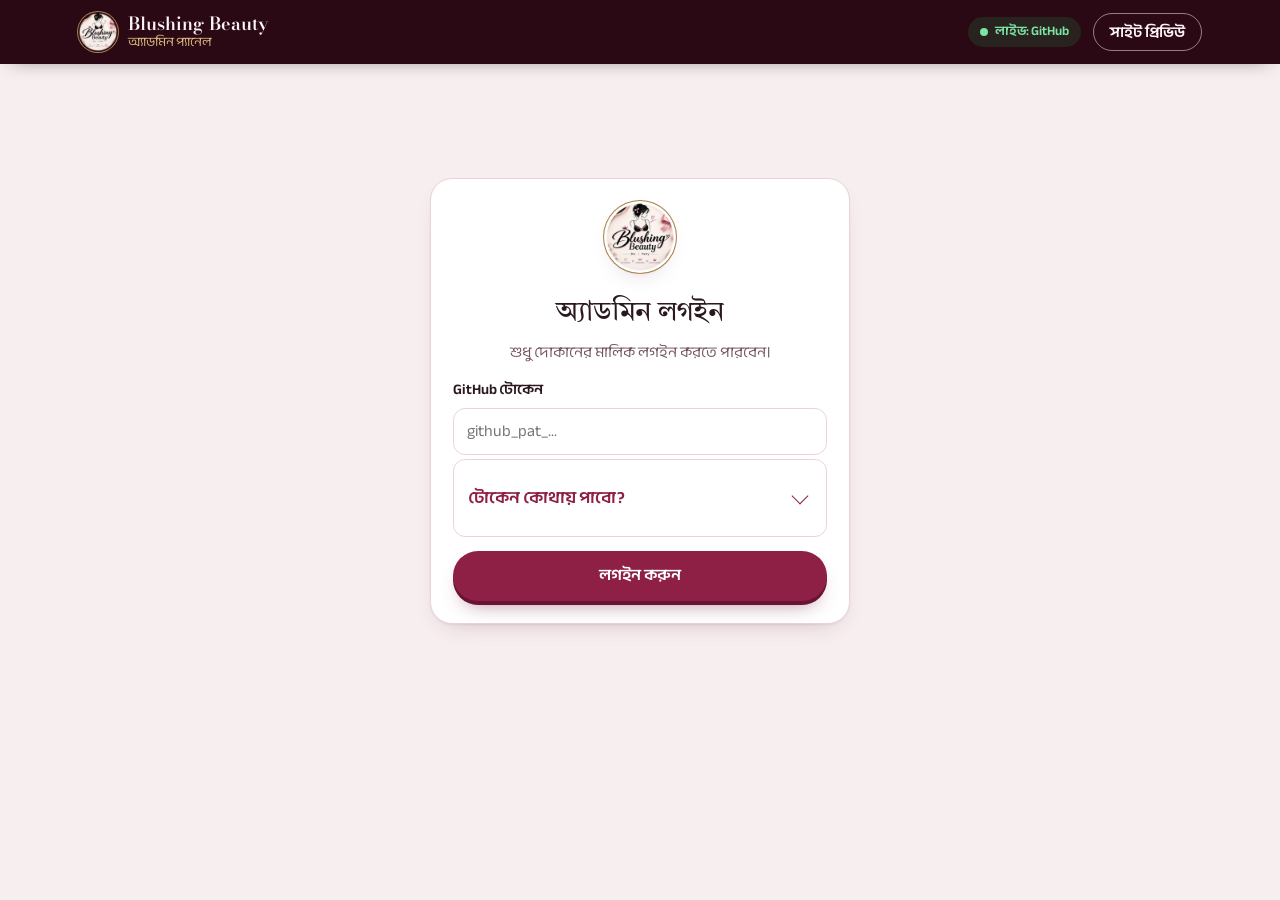
<file: admin.html>
<!doctype html>
<html lang="bn">
<head>
  <meta charset="utf-8">
  <meta name="viewport" content="width=device-width, initial-scale=1, viewport-fit=cover">
  <meta name="robots" content="noindex, nofollow">
  <title>অ্যাডমিন | Blushing Beauty</title>
  <meta name="theme-color" content="#2A0914">
  <link rel="icon" type="image/png" href="images/favicon.png">
  <link rel="preconnect" href="https://fonts.googleapis.com">
  <link rel="preconnect" href="https://fonts.gstatic.com" crossorigin>
  <link href="https://fonts.googleapis.com/css2?family=Anek+Bangla:wght@300;400;500;600;700&family=Bodoni+Moda:opsz,wght@6..96,400..700&family=Tiro+Bangla&display=swap" rel="stylesheet">
  <link rel="stylesheet" href="assets/css/admin-base.css">
  <link rel="stylesheet" href="assets/css/admin.css">
</head>
<body class="admin">
  <header class="a-top">
    <div class="wrap a-top-row">
      <a class="a-brand" href="index.html" target="_blank" rel="noopener">
        <img src="images/logo.webp" alt="" width="40" height="40">
        <span><b>Blushing Beauty</b><small>অ্যাডমিন প্যানেল</small></span>
      </a>
      <span class="mode-pill" id="modePill"></span>
      <div class="a-top-actions">
        <a class="btn btn-ghost btn-sm" id="previewBtn" href="index.html?preview=1" target="_blank" rel="noopener">সাইট প্রিভিউ</a>
        <button type="button" class="btn btn-ghost btn-sm" id="logoutBtn" hidden>লগআউট</button>
      </div>
    </div>
  </header>

  <main class="wrap a-main">
    <!-- Login (cloud mode) -->
    <section id="loginView" class="a-login" hidden>
      <form id="loginForm" class="a-card" novalidate>
        <img src="images/logo.webp" alt="" width="72" height="72" class="a-login-logo">
        <h1>অ্যাডমিন লগইন</h1>
        <p class="a-muted">শুধু দোকানের মালিক লগইন করতে পারবেন।</p>
        <div id="emailLogin">
          <label class="a-field"><span>ইমেইল</span><input type="email" name="email" autocomplete="username"></label>
          <label class="a-field"><span>পাসওয়ার্ড</span><input type="password" name="password" autocomplete="current-password"></label>
        </div>
        <div id="tokenLogin" hidden>
          <label class="a-field"><span>GitHub টোকেন</span><input type="password" name="token" autocomplete="off" spellcheck="false" placeholder="github_pat_..."></label>
          <details class="a-help">
            <summary>টোকেন কোথায় পাবো?</summary>
            <ol>
              <li><a href="https://github.com/settings/personal-access-tokens/new" target="_blank" rel="noopener">GitHub এ নতুন টোকেন</a> খুলুন (Fine-grained token)।</li>
              <li>Token name: <b>Blushing Beauty admin</b>, Expiration: <b>1 বছর</b> (৩৬৬ দিন)।</li>
              <li>Resource owner: <b>blushingbeautybd</b></li>
              <li>Repository access: <b>Only select repositories</b> → <b>blushingbeautybd.github.io</b></li>
              <li>Permissions → Repository permissions → <b>Contents: Read and write</b></li>
              <li><b>Generate token</b> চেপে টোকেনটা কপি করে এখানে পেস্ট করুন।</li>
            </ol>
            <p>টোকেন শুধু এই ব্রাউজারে থাকে। কাউকে দেবেন না, আর অন্যের কম্পিউটারে লগইন করলে কাজ শেষে লগআউট করুন।</p>
          </details>
        </div>
        <p class="form-err" id="loginErr" role="alert"></p>
        <button type="submit" class="btn btn-primary btn-block" id="loginBtn">লগইন করুন</button>
      </form>
    </section>

    <!-- Loading / error -->
    <section id="loadView" class="a-load" hidden>
      <div class="a-spinner" aria-hidden="true"></div>
      <p id="loadText">ডেটা লোড হচ্ছে…</p>
      <button type="button" class="btn btn-primary btn-sm" id="retryBtn" hidden>আবার চেষ্টা করুন</button>
    </section>

    <!-- Main app -->
    <section id="appView" hidden>
      <div class="a-note" id="localNote" hidden>
        <b>লোকাল মোড চালু আছে।</b>
        পরিবর্তনগুলো শুধু এই ব্রাউজারে সেভ থাকে। সব কাস্টমারকে দেখাতে নিচের বার থেকে <b>config.js</b> ডাউনলোড করে হোস্টিং এ <code>assets/js/config.js</code> ফাইলটা বদলে দিন।
        সরাসরি লাইভ সেভ চাইলে "ব্যাকআপ ও সেটআপ" ট্যাবে Supabase সেটআপ দেখুন।
      </div>

      <nav class="a-tabs" role="tablist" aria-label="Admin sections">
        <button type="button" role="tab" data-tab="products" aria-selected="true">পণ্য <span class="a-tab-n" id="countAll"></span></button>
        <button type="button" role="tab" data-tab="home" aria-selected="false">হোমপেজ</button>
        <button type="button" role="tab" data-tab="settings" aria-selected="false">সেটিংস</button>
        <button type="button" role="tab" data-tab="backup" aria-selected="false">ব্যাকআপ ও সেটআপ</button>
      </nav>

      <!-- PRODUCTS -->
      <div class="a-panel" data-panel="products">
        <div class="a-toolbar">
          <label class="search">
            <svg viewBox="0 0 24 24" aria-hidden="true"><circle cx="11" cy="11" r="6.5"/><path d="m20 20-4.2-4.2"/></svg>
            <span class="sr">পণ্য খুঁজুন</span>
            <input type="search" id="aSearch" placeholder="পণ্য খুঁজুন" autocomplete="off">
          </label>
          <button type="button" class="btn btn-primary" id="addProduct">
            <svg viewBox="0 0 24 24" aria-hidden="true"><path d="M12 5v14M5 12h14"/></svg>
            নতুন পণ্য
          </button>
        </div>
        <div class="chips a-filters" id="aFilters" role="tablist" aria-label="Filter"></div>
        <p class="a-hint">দাম সরাসরি ঘরে লিখে দিন। ঘর খালি রাখলে সাইটে "দাম জানুন" দেখাবে। সব শেষে নিচের বার থেকে পাবলিশ করুন।</p>
        <ul class="a-list" id="aList" role="list"></ul>
      </div>

      <!-- HOMEPAGE: hero slides + reviews -->
      <div class="a-panel" data-panel="home" hidden>
        <div id="homePanel"></div>
      </div>

      <!-- SETTINGS -->
      <div class="a-panel" data-panel="settings" hidden>
        <form class="a-card a-form" id="settingsForm" novalidate></form>
      </div>

      <!-- BACKUP + SETUP -->
      <div class="a-panel" data-panel="backup" hidden>
        <div class="a-card a-form">
          <h2>ব্যাকআপ</h2>
          <p class="a-muted">সব পণ্য আর সেটিংস একটা ফাইলে রেখে দিন। পরে এখান থেকেই ফিরিয়ে আনা যাবে।</p>
          <div class="a-btnrow">
            <button type="button" class="btn btn-ghost btn-sm" id="exportJson">ব্যাকআপ ডাউনলোড</button>
            <label class="btn btn-ghost btn-sm a-filebtn">ব্যাকআপ থেকে ফিরিয়ে আনুন<input type="file" id="importJson" accept="application/json,.json" hidden></label>
          </div>
        </div>

        <div class="a-card a-form">
          <h2>config.js ফাইল</h2>
          <p class="a-muted">এখনকার সব পণ্য আর সেটিংস দিয়ে নতুন <code>config.js</code> তৈরি হবে। হোস্টিং এ <code>assets/js/config.js</code> এর জায়গায় এটা রাখলে সাইটে দেখাবে। ক্লাউড মোডেও এটা রাখা ভালো, ক্লাউড বন্ধ থাকলে সাইট এটা দেখায়।</p>
          <div class="a-btnrow">
            <button type="button" class="btn btn-primary btn-sm" id="exportConfig">config.js ডাউনলোড</button>
            <button type="button" class="btn btn-line btn-sm" id="resetDefaults">config.js এর পণ্যে ফিরে যান</button>
          </div>
        </div>

        <div class="a-card a-form" id="setupCard">
          <h2>লাইভ সেভ (Supabase) সেটআপ</h2>
          <p class="a-status" id="cloudStatus"></p>
          <ol class="a-steps">
            <li><a href="https://supabase.com" target="_blank" rel="noopener">supabase.com</a> এ ফ্রি অ্যাকাউন্ট খুলে একটা নতুন প্রজেক্ট বানান।</li>
            <li>SQL Editor খুলে <code>supabase-setup.sql</code> ফাইলের সব লেখা পেস্ট করে Run চাপুন।</li>
            <li>Authentication থেকে Users এ গিয়ে Add user দিয়ে নিজের ইমেইল আর পাসওয়ার্ড দিন। তারপর Sign In / Providers এ নতুন সাইন আপ বন্ধ করে দিন।</li>
            <li>Project Settings থেকে API তে গিয়ে Project URL আর anon public key কপি করে <code>assets/js/cloud-config.js</code> ফাইলে বসান।</li>
            <li>সাইট আবার আপলোড করে এই পেজে লগইন করুন। এরপর প্রতিটা পাবলিশ সাথে সাথে সবার কাছে লাইভ হবে।</li>
          </ol>
        </div>
      </div>
    </section>
  </main>

  <!-- Save bar -->
  <div class="savebar" id="saveBar" hidden>
    <div class="wrap savebar-row">
      <p id="saveText"></p>
      <div class="savebar-btns">
        <button type="button" class="btn btn-outline-light btn-sm" id="discardBtn">বাতিল</button>
        <button type="button" class="btn btn-light btn-sm" id="publishBtn">পাবলিশ করুন</button>
      </div>
    </div>
  </div>

  <!-- Product editor -->
  <dialog class="sheet a-editor" id="editor" aria-labelledby="edTitle">
    <form id="edForm" novalidate>
      <div class="ed-head">
        <h2 id="edTitle">পণ্য এডিট</h2>
        <button type="button" class="icon-btn" data-ed-close aria-label="বন্ধ করুন">
          <svg viewBox="0 0 24 24" aria-hidden="true"><path d="M6 6l12 12M18 6 6 18"/></svg>
        </button>
      </div>
      <div class="ed-body" id="edBody"></div>
      <div class="ed-foot">
        <button type="button" class="btn btn-line btn-sm" id="edDelete">মুছে ফেলুন</button>
        <span class="ed-spacer"></span>
        <button type="button" class="btn btn-ghost btn-sm" data-ed-close>বাতিল</button>
        <button type="submit" class="btn btn-primary btn-sm" id="edSave">ঠিক আছে</button>
      </div>
    </form>
  </dialog>

  <!-- Confirm -->
  <dialog class="sheet a-confirm" id="confirmDlg" aria-labelledby="confirmText">
    <div class="a-confirm-body">
      <p id="confirmText"></p>
      <div class="a-btnrow">
        <button type="button" class="btn btn-ghost btn-sm" id="confirmNo">না</button>
        <button type="button" class="btn btn-primary btn-sm" id="confirmYes">হ্যাঁ</button>
      </div>
    </div>
  </dialog>

  <div class="toast" id="toast" role="status" aria-live="polite"></div>

  <script src="assets/js/config.js"></script>
  <script src="assets/js/cloud-config.js"></script>
  <script src="assets/js/data.js"></script>
  <script src="assets/js/admin.js"></script>
</body>
</html>
</file>
<file: assets/css/style.css>
/* Blushing Beauty — storefront styles (design: "Lingerie | Beauty | You") */
:root {
  --bg: #FBF7F4;
  --cream: #FAF1ED;
  --blush: #F6E5E1;
  --blush-2: #F1D6D0;
  --rose: #E3B6AE;
  --berry: #AD3D5C;
  --berry-dk: #8F2E4A;
  --berry-soft: #B6687B;
  --plum: #351110;
  --ink: #3B2A2C;
  --muted: #7E6C6E;
  --line: #ECDCD8;
  --white: #FFFFFF;
  --charcoal: #202226;
  --star: #F5A524;
  --wa: #1FA855;

  --f-serif: "Playfair Display", "Hind Siliguri", Georgia, "Times New Roman", serif;
  --f-script: "Allura", "Great Vibes", "Brush Script MT", cursive;
  --f-sans: "Poppins", "Hind Siliguri", system-ui, -apple-system, "Segoe UI", sans-serif;

  --shadow-1: 0 1px 2px rgba(53, 17, 16, .05), 0 12px 28px -18px rgba(53, 17, 16, .35);
  --shadow-2: 0 2px 6px rgba(53, 17, 16, .06), 0 24px 48px -24px rgba(53, 17, 16, .45);
  --wrap: 1240px;
  --gut: 20px;
}

*, *::before, *::after { box-sizing: border-box; }
html { scroll-behavior: smooth; -webkit-text-size-adjust: 100%; scroll-padding-top: 84px; }
body {
  margin: 0; background: var(--bg); color: var(--ink);
  font-family: var(--f-sans); font-size: 15px; line-height: 1.65;
  -webkit-font-smoothing: antialiased; overflow-x: hidden;
}
html[lang="bn"] body { font-size: 16px; }
img { display: block; max-width: 100%; }
a { color: inherit; }
button, input, textarea, select { font: inherit; color: inherit; }
button { cursor: pointer; }
h1, h2, h3, p, figure, blockquote { margin: 0; }
[hidden] { display: none !important; }
svg { width: 22px; height: 22px; fill: none; stroke: currentColor; stroke-width: 1.5; stroke-linecap: round; stroke-linejoin: round; flex: none; }
svg .wa-dot { fill: currentColor; stroke: none; }
.sr { position: absolute; width: 1px; height: 1px; overflow: hidden; clip: rect(0 0 0 0); white-space: nowrap; }
:focus-visible { outline: 2px solid var(--berry); outline-offset: 3px; border-radius: 6px; }
.wrap { width: 100%; max-width: var(--wrap); margin: 0 auto; padding: 0 var(--gut); }
@media (max-width: 640px) { :root { --gut: 16px; } }
.skip { position: absolute; left: -9999px; top: 8px; z-index: 100; background: var(--plum); color: #fff; padding: 8px 14px; border-radius: 8px; }
.skip:focus { left: 8px; }
.heart { font-family: var(--f-sans); font-size: .62em; vertical-align: .18em; }

/* ---------- shared type ---------- */
.eyebrow {
  font-family: "Poppins", var(--f-sans); font-size: 11.5px; font-weight: 500; text-transform: uppercase;
  letter-spacing: .32em; color: var(--berry);
}
html[lang="bn"] .eyebrow { letter-spacing: .06em; font-size: 13.5px; }
.logo-word { font-family: var(--f-script); font-size: 36px; line-height: .9; color: #2A1718; -webkit-text-stroke: .5px currentColor; white-space: nowrap; }
.logo-sub { font-family: "Poppins", sans-serif; font-size: 10px; letter-spacing: .2em; color: var(--ink); white-space: nowrap; }
.logo-sub i { font-style: normal; color: var(--rose); margin: 0 .25em; }

/* ---------- buttons ---------- */
.btn {
  display: inline-flex; align-items: center; justify-content: center; gap: 8px;
  min-height: 46px; padding: 0 24px; border-radius: 999px; border: 1.5px solid transparent;
  font-family: var(--f-sans); font-size: 15px; font-weight: 500; line-height: 1.2; text-decoration: none; text-align: center;
  transition: background-color .2s, color .2s, border-color .2s, transform .15s, box-shadow .2s;
}
.btn svg { width: 17px; height: 17px; stroke-width: 1.8; }
.btn:active { transform: translateY(1px); }
.btn-berry { background: var(--berry); color: #fff; box-shadow: 0 10px 22px -12px rgba(173, 61, 92, .8); }
.btn-berry:hover { background: var(--berry-dk); }
.btn-outline { background: #fff; border-color: var(--berry); color: var(--berry); }
.btn-outline:hover { background: var(--berry); color: #fff; }
.btn-sm { min-height: 40px; padding: 0 18px; font-size: 14px; }
.btn-xs { min-height: 34px; padding: 0 14px; font-size: 13px; }
.btn-block { width: 100%; }

/* ---------- header ---------- */
.hdr { position: sticky; top: 0; z-index: 40; background: rgba(251, 247, 244, .96); -webkit-backdrop-filter: blur(10px); backdrop-filter: blur(10px); border-bottom: 1px solid rgba(236, 220, 216, .7); }
.hdr-row { display: flex; align-items: center; gap: 18px; min-height: 76px; }
.logo { display: flex; align-items: center; gap: 10px; text-decoration: none; min-width: 0; }
.logo img { width: 60px; height: 60px; border-radius: 50%; box-shadow: 0 0 0 1.5px var(--rose), 0 6px 14px -8px rgba(53, 17, 16, .5); }
.logo-text { display: grid; gap: 4px; justify-items: center; min-width: 0; overflow: hidden; }
.nav { display: flex; align-items: center; gap: 30px; margin: 0 auto; }
.nav > a, .nav-drop-btn {
  position: relative; display: inline-flex; align-items: center; gap: 4px;
  font-size: 14.5px; font-weight: 400; color: var(--ink); text-decoration: none; background: none; border: 0; padding: 10px 0;
}
.nav-drop-btn svg { width: 16px; height: 16px; }
.nav > a::after { content: ""; position: absolute; left: 0; right: 0; bottom: 2px; height: 2px; border-radius: 2px; background: var(--berry); transform: scaleX(0); transition: transform .25s; }
.nav > a:hover, .nav-drop-btn:hover { color: var(--berry); }
.nav > a.is-active { color: var(--berry); font-weight: 500; }
.nav > a.is-active::after, .nav > a:hover::after { transform: scaleX(1); }
.nav-drop { position: relative; }
.drop {
  position: absolute; top: 100%; left: 50%; z-index: 5; min-width: 240px; margin-top: 6px;
  transform: translate(-50%, 6px); opacity: 0; visibility: hidden; transition: opacity .2s, transform .2s, visibility .2s;
  background: #fff; border: 1px solid var(--line); border-radius: 14px; box-shadow: var(--shadow-2); padding: 8px;
}
.drop::before { content: ""; position: absolute; left: 0; right: 0; top: -12px; height: 12px; }
.nav-drop:hover .drop, .nav-drop:focus-within .drop, .nav-drop.open .drop { opacity: 1; visibility: visible; transform: translate(-50%, 0); }
.drop a { display: flex; align-items: center; gap: 10px; padding: 8px 10px; border-radius: 10px; text-decoration: none; font-size: 14px; color: var(--ink); }
.drop a:hover { background: var(--blush); color: var(--berry); }
.drop small { margin-left: auto; color: var(--muted); font-size: 12px; }
.drop-ico svg { width: 22px; height: 22px; color: var(--berry-soft); stroke-width: 1.4; }
.nav .nav-head, .nav .nav-lang { display: none; }
.hdr-icons { display: flex; align-items: center; gap: 4px; }
.icon-btn { position: relative; display: grid; place-items: center; width: 42px; height: 42px; border: 0; border-radius: 50%; background: none; color: var(--plum); }
.icon-btn:hover { background: var(--blush); }
.icon-btn svg { width: 23px; height: 23px; }
.count {
  position: absolute; top: 3px; right: 1px; min-width: 17px; height: 17px; padding: 0 4px; border-radius: 999px;
  background: var(--berry-soft); color: #fff; font-size: 10px; font-weight: 600; line-height: 17px; text-align: center;
}
.count.has { background: var(--berry); }
.lang { display: inline-flex; align-items: center; border: 1px solid var(--line); border-radius: 999px; padding: 2px; margin-right: 6px; background: #fff; }
.lang button { border: 0; background: none; padding: 3px 10px; border-radius: 999px; font-size: 12.5px; color: var(--muted); }
.lang button[aria-pressed="true"] { background: var(--berry); color: #fff; }
.menu-btn { display: none; }
.nav-scrim { position: fixed; inset: 0; z-index: 49; background: rgba(32, 34, 38, .45); }

@media (max-width: 1023px) {
  .hdr { -webkit-backdrop-filter: none; backdrop-filter: none; background: var(--bg); }
  .menu-btn { display: grid; margin-left: -8px; }
  .hdr-row { gap: 6px; min-height: 66px; }
  .logo { margin-right: auto; }
  .logo img { width: 46px; height: 46px; }
  .logo-word { font-size: 28px; }
  .hdr-lang { display: none; }
  .nav {
    position: fixed; top: 0; left: 0; bottom: 0; z-index: 50; width: min(320px, 86vw);
    flex-direction: column; align-items: stretch; gap: 0; margin: 0; padding: 14px 20px 24px;
    background: var(--bg); box-shadow: var(--shadow-2); overflow-y: auto;
    transform: translateX(-104%); transition: transform .3s ease; visibility: hidden;
  }
  .nav.open { transform: none; visibility: visible; }
  .nav .nav-head { display: flex; align-items: center; justify-content: space-between; padding-bottom: 10px; margin-bottom: 6px; border-bottom: 1px solid var(--line); }
  .nav > a, .nav-drop-btn { width: 100%; justify-content: space-between; padding: 13px 0; font-size: 16px; border-bottom: 1px solid var(--line); }
  .nav > a::after { display: none; }
  .drop { position: static; transform: none !important; opacity: 1; visibility: visible; box-shadow: none; border: 0; padding: 0 0 8px; margin: 0; min-width: 0; background: none; }
  .nav-drop:not(.open) .drop { display: none; }
  .nav .nav-lang { display: inline-flex; align-self: flex-start; margin-top: 18px; }
  body.nav-open { overflow: hidden; }
  body.nav-open .hdr { z-index: 60; }
}
@media (max-width: 420px) {
  #searchBtn { display: none; }
  .logo-sub { display: none; }
  .logo-word { font-size: 25px; }
  .logo img { width: 40px; height: 40px; }
  .icon-btn { width: 38px; height: 38px; }
  .icon-btn svg { width: 21px; height: 21px; }
}

/* ---------- hero slider ---------- */
.hero { position: relative; background: #F3DACF; overflow: hidden; }
.slides { display: grid; }
.slide {
  grid-area: 1 / 1; position: relative; display: grid;
  opacity: 0; visibility: hidden; transition: opacity .9s ease, visibility .9s;
}
.slide.is-active { opacity: 1; visibility: visible; z-index: 1; }
.slide-media { background-color: #F1D3C8; background-image: var(--img, none); background-size: cover; background-position: center; background-repeat: no-repeat; }
.is-collage .slide-media { background-image: url("../../images/hero-silk.jpg"); }
.slide-copy .eyebrow { margin-bottom: 8px; }
.slide-title { font-family: var(--f-serif); font-weight: 600; font-size: clamp(34px, 3.4vw, 52px); line-height: 1.05; color: var(--plum); letter-spacing: -.005em; }
html[lang="bn"] .slide-title { line-height: 1.25; }
.slide-script { font-family: var(--f-script); font-size: clamp(34px, 3.1vw, 48px); line-height: .95; color: #9E3553; margin: 4px 0 10px; max-width: 360px; text-wrap: balance; }
.slide-sub { font-size: 15.5px; color: var(--ink); margin-bottom: 18px; }
.slide-aside {
  position: relative; font-family: var(--f-script); font-size: clamp(28px, 2.4vw, 38px); line-height: 1; color: #3A1F20;
  text-align: center; max-width: 7.5ch; transform: rotate(-9deg);
}
.slide-aside::after {
  content: ""; display: block; height: 18px; margin-top: 4px;
  background: url("data:image/svg+xml,%3Csvg xmlns='http://www.w3.org/2000/svg' viewBox='0 0 160 20'%3E%3Cpath d='M4 16C50 4 110 2 156 6' fill='none' stroke='%233A1F20' stroke-width='2' stroke-linecap='round'/%3E%3C/svg%3E") center / 100% 100% no-repeat;
}
.collage { display: flex; justify-content: center; align-items: center; }
.collage-card {
  padding: 0; border: 6px solid #fff; border-radius: 16px; overflow: hidden; background: #fff;
  box-shadow: 0 24px 40px -22px rgba(53, 17, 16, .55); transition: transform .4s;
}
.collage-card img { width: 100%; height: 100%; object-fit: cover; }
.collage-card:nth-child(1) { transform: rotate(-7deg) translateY(8px); }
.collage-card:nth-child(2) { transform: rotate(2deg) translateY(-6px); z-index: 1; }
.collage-card:nth-child(3) { transform: rotate(8deg) translateY(10px); }
.collage-card:hover { transform: rotate(0) translateY(-4px) scale(1.03); z-index: 2; }
.hero-arrow {
  position: absolute; top: 50%; z-index: 3; width: 42px; height: 42px; margin-top: -21px; border-radius: 50%; border: 0;
  display: grid; place-items: center; background: rgba(255, 255, 255, .92); color: var(--plum); box-shadow: 0 6px 16px -8px rgba(53, 17, 16, .5);
}
.hero-arrow svg { width: 18px; height: 18px; stroke-width: 2; }
.hero-arrow.prev { left: 32px; }
.hero-arrow.next { right: 32px; }
.hero-dots { position: absolute; left: 50%; bottom: 14px; z-index: 3; transform: translateX(-50%); display: flex; gap: 8px; }
.hero-dots button { width: 9px; height: 9px; padding: 0; border-radius: 50%; border: 1.5px solid #fff; background: rgba(255, 255, 255, .5); }
.hero-dots button[aria-current="true"] { background: var(--berry); border-color: var(--berry); }

@media (min-width: 761px) {
  .slides { aspect-ratio: 1536 / 320; min-height: 330px; max-height: 480px; }
  .slide-media { background-position: 58% center; }
  .slide-aside { position: absolute; z-index: 1; right: 6%; top: 50%; translate: 0 -50%; width: 200px; max-width: none; }
  .slide { height: 100%; }
  .slide-media { position: absolute; inset: 0; }
  .slide-media::after { content: ""; position: absolute; inset: 0; background: linear-gradient(90deg, rgba(250, 232, 225, .55) 0%, rgba(250, 232, 225, .2) 34%, rgba(250, 232, 225, 0) 52%); }
  .slide-inner { position: static; display: flex; align-items: center; height: 100%; }
  .slide-copy { position: relative; z-index: 1; max-width: 520px; }
  .collage { position: absolute; top: 9%; bottom: 9%; right: 9%; width: 46%; z-index: 1; }
  .collage-card { height: 92%; aspect-ratio: 3 / 4; margin: 0 -2.2%; }
  .collage.n2 .collage-card { margin: 0 -1%; }
}
@media (max-width: 1100px) { .slide-aside { display: none; } }
/* phones: the photo is the backdrop of the whole slide, text sits on its soft top, product shows below */
@media (max-width: 760px) {
  .slide { display: block; min-height: clamp(560px, 158vw, 760px); }
  .slide-media { position: absolute; inset: 0; background-color: #F4DCD3; }
  /* wide desktop photo without a phone version: product pinned to the bottom, top fades into the backdrop */
  .slide-media:not(.has-m) { background-size: auto 56%; background-position: 64% 100%; }
  .slide-media:not(.has-m)::after {
    content: ""; position: absolute; left: 0; right: 0; bottom: 0; height: 56%;
    background: linear-gradient(180deg, #F4DCD3 0%, rgba(244, 220, 211, .6) 18%, rgba(244, 220, 211, 0) 36%);
  }
  .slide-media.has-m { background-image: var(--img-m); background-position: center bottom; }
  .is-collage .slide-media { background-image: url("../../images/hero-silk.jpg"); background-size: cover; }
  .is-collage .slide-media::after { display: none; }
  .slide-inner { position: relative; z-index: 1; padding-top: 30px; padding-bottom: 40px; }
  .slide-copy { position: relative; }
  .slide-copy .eyebrow, .slide-title, .slide-script, .slide-sub { text-shadow: 0 0 18px rgba(250, 232, 225, .9), 0 0 2px rgba(250, 232, 225, .6); }
  .collage { position: absolute; left: 0; right: 0; bottom: 42px; z-index: 1; height: 44%; padding: 0; }
  .collage-card { height: 100%; aspect-ratio: 3 / 4; margin: 0 -14px; border-width: 4px; }
  .slide-title { font-size: 36px; }
  .slide-script { font-size: 38px; max-width: none; }
  .slide-sub { font-size: 14.5px; margin-bottom: 16px; }
  .hero-arrow { display: none; }
  .hero-dots { bottom: 14px; }
}

/* ---------- features ---------- */
.features { background: var(--cream); border-bottom: 1px solid var(--line); }
.feat-row { list-style: none; margin: 0 auto; display: grid; grid-template-columns: repeat(6, 1fr); padding-top: 16px; padding-bottom: 16px; }
.feat-row li { display: flex; align-items: center; gap: 10px; padding: 6px 10px 6px 12px; border-left: 1px solid #E3CFCB; }
.feat-row li:first-child { border-left: 0; padding-left: 0; }
.feat-ico { display: grid; place-items: center; width: 44px; height: 44px; flex: none; border-radius: 50%; background: #F2DCD7; color: var(--plum); }
.feat-ico svg { width: 23px; height: 23px; stroke-width: 1.4; }
.feat-row b { display: block; font-size: 13px; font-weight: 600; color: var(--plum); line-height: 1.3; }
.feat-row small { display: block; font-size: 11.5px; color: var(--muted); line-height: 1.35; margin-top: 2px; }
@media (max-width: 1150px) {
  .feat-row { grid-template-columns: repeat(3, 1fr); row-gap: 10px; }
  .feat-row li:nth-child(4) { border-left: 0; padding-left: 0; }
}
@media (max-width: 640px) {
  .feat-row { grid-template-columns: 1fr 1fr; gap: 12px 10px; }
  .feat-row li { border-left: 0; padding: 0; gap: 10px; }
  .feat-ico { width: 40px; height: 40px; }
  .feat-ico svg { width: 20px; height: 20px; }
}

/* ---------- section heads ---------- */
.sec { padding: 56px 0; }
.sec-head { text-align: center; margin-bottom: 28px; }
.sec-head .eyebrow { margin-bottom: 4px; }
.sec-title {
  display: flex; align-items: center; justify-content: center; gap: 22px;
  font-family: var(--f-serif); font-weight: 500; font-size: clamp(26px, 2.7vw, 36px); line-height: 1.2; color: var(--plum);
}
.sec-title::before, .sec-title::after { content: ""; width: clamp(30px, 6vw, 80px); height: 1px; background: #CF96A3; flex: none; }
.sec-title-sm { font-size: clamp(22px, 2.1vw, 28px); }
.sec-sub { max-width: 58ch; margin: 10px auto 0; color: var(--muted); }
.h2-left { font-family: var(--f-serif); font-weight: 500; font-size: clamp(26px, 2.6vw, 34px); color: var(--plum); line-height: 1.2; margin: 4px 0 16px; }

/* ---------- collections ---------- */
.collections { padding-top: 44px; padding-bottom: 40px; }
.cat-tiles { display: grid; grid-template-columns: repeat(auto-fit, minmax(170px, 1fr)); gap: 16px; }
.cat-tile {
  position: relative; display: block; aspect-ratio: 1.3 / 1; padding: 0; border: 0; border-radius: 12px; overflow: hidden;
  background: var(--blush-2); color: #fff; text-align: left; box-shadow: var(--shadow-1);
}
.cat-tile img { width: 100%; height: 100%; object-fit: cover; transition: transform .7s cubic-bezier(.2, .8, .2, 1); }
.cat-tile::after { content: ""; position: absolute; inset: 0; background: linear-gradient(180deg, rgba(60, 20, 25, 0) 38%, rgba(56, 18, 24, .82) 100%); }
.cat-tile:hover img { transform: scale(1.07); }
.cat-info { position: absolute; left: 14px; right: 46px; bottom: 12px; z-index: 1; display: flex; align-items: flex-end; gap: 10px; }
.cat-ico svg { width: 34px; height: 34px; stroke-width: 1.3; color: #fff; }
.cat-txt { display: grid; gap: 2px; min-width: 0; }
.cat-txt b { font-family: var(--f-serif); font-weight: 500; font-size: 18px; line-height: 1.15; }
.cat-shop { display: inline-flex; align-items: center; gap: 5px; font-size: 12.5px; opacity: .95; }
.cat-shop svg { width: 15px; height: 15px; }
.cat-go { position: absolute; right: 12px; bottom: 13px; z-index: 1; }
.cat-go svg { width: 26px; height: 26px; stroke-width: 1.3; }
@media (max-width: 640px) {
  .cat-tiles { grid-template-columns: 1fr 1fr; gap: 12px; }
  .cat-txt b { font-size: 16px; }
  .cat-ico svg { width: 28px; height: 28px; }
  .cat-go { display: none; }
  .cat-info { right: 10px; left: 10px; }
}

/* ---------- rails ---------- */
.rail-wrap { position: relative; }
.rail {
  display: grid; grid-auto-flow: column; grid-auto-columns: calc((100% - 3 * 18px) / 4); gap: 18px;
  overflow-x: auto; scroll-snap-type: x mandatory; scrollbar-width: none; padding: 6px 2px 18px;
}
.rail::-webkit-scrollbar { display: none; }
.rail > * { scroll-snap-align: start; }
.rail-arrow {
  position: absolute; top: 40%; z-index: 2; width: 40px; height: 40px; margin-top: -20px; border-radius: 50%; border: 1px solid var(--line);
  display: grid; place-items: center; background: #fff; color: var(--plum); box-shadow: var(--shadow-1);
}
.rail-arrow svg { width: 17px; height: 17px; stroke-width: 2; }
.rail-arrow.prev { left: -18px; }
.rail-arrow.next { right: -18px; }
@media (max-width: 1100px) { .rail { grid-auto-columns: calc((100% - 2 * 16px) / 3); gap: 16px; } }
@media (max-width: 760px) {
  .rail { grid-auto-columns: 64%; gap: 12px; margin: 0 calc(var(--gut) * -1); padding-left: var(--gut); padding-right: var(--gut); scroll-padding: 0 var(--gut); }
  .rail-arrow { display: none; }
}

/* ---------- product cards ---------- */
.offers { background: linear-gradient(180deg, var(--bg), var(--cream)); }
.pcard {
  position: relative; display: flex; flex-direction: column; background: #fff; border-radius: 14px;
  box-shadow: var(--shadow-1); transition: transform .3s ease, box-shadow .3s ease;
}
.pcard:hover { transform: translateY(-4px); box-shadow: var(--shadow-2); }
.pc-media { position: relative; aspect-ratio: 1 / 1; border-radius: 14px 14px 0 0; overflow: hidden; background: var(--blush); }
.pc-img { display: block; width: 100%; height: 100%; padding: 0; border: 0; background: none; }
.pc-img img { position: absolute; inset: 0; width: 100%; height: 100%; object-fit: cover; transition: opacity .5s ease, transform .6s ease; }
.pc-img .img-alt { opacity: 0; }
@media (hover: hover) {
  .pcard:hover .pc-img img:first-child { transform: scale(1.04); }
  .pcard:hover .pc-img .img-alt { opacity: 1; }
}
.pcard.is-sold .pc-img img { filter: grayscale(.8); opacity: .8; }
.wish-btn {
  position: absolute; top: 10px; right: 10px; z-index: 2; display: grid; place-items: center;
  width: 36px; height: 36px; border-radius: 50%; border: 0; background: rgba(255, 255, 255, .94); color: var(--plum);
  box-shadow: 0 6px 14px -8px rgba(53, 17, 16, .55); transition: transform .2s, color .2s;
}
.wish-btn svg { width: 19px; height: 19px; }
.wish-btn:hover { transform: scale(1.08); color: var(--berry); }
.wish-btn.is-on { color: var(--berry); }
.wish-btn.is-on svg { fill: currentColor; }
.badge {
  position: absolute; top: 12px; left: 12px; z-index: 2; padding: 2px 11px; border-radius: 999px;
  font-size: 12px; font-weight: 600; line-height: 1.6; background: #fff; color: var(--berry); box-shadow: 0 4px 10px -6px rgba(53, 17, 16, .5);
}
.badge-new { background: var(--plum); color: #fff; }
.badge-hot { background: var(--berry); color: #fff; }
.badge-offer { background: #F7D9A9; color: #6A3B10; }
.badge-sold { background: #6E6264; color: #fff; }
.pc-body { display: flex; flex-direction: column; flex: 1; gap: 3px; padding: 12px 14px 14px; }
.pc-cat { font-size: 11px; letter-spacing: .14em; text-transform: uppercase; color: var(--berry-soft); }
html[lang="bn"] .pc-cat { letter-spacing: .02em; font-size: 12.5px; }
.pc-name button { padding: 0; border: 0; background: none; text-align: left; font-family: var(--f-sans); font-size: 15px; font-weight: 500; line-height: 1.35; color: var(--plum); }
.pc-name button:hover { color: var(--berry); }
.pc-price { font-family: var(--f-serif); font-weight: 600; font-size: 19px; color: var(--berry); line-height: 1.3; }
.pc-price s { font-family: var(--f-sans); font-weight: 400; font-size: 13px; color: var(--muted); margin-left: 4px; }
.pc-price.is-muted { font-family: var(--f-sans); font-size: 13px; font-weight: 500; color: var(--muted); }
.pc-note { font-size: 12.5px; color: var(--muted); line-height: 1.4; }
.pc-colors { display: flex; align-items: center; gap: 4px; font-size: 12px; color: var(--muted); line-height: 1.2; }
.pc-colors i { width: 11px; height: 11px; border-radius: 50%; background: var(--c); box-shadow: inset 0 0 0 1px rgba(53,17,16,.18); flex: none; }
.pc-colors span { margin-left: 3px; }
.pc-body > .btn { margin-top: auto; width: 100%; }
.pc-body > p:last-of-type { margin-bottom: 10px; }
@media (max-width: 420px) {
  .pc-body { padding: 10px 10px 12px; }
  .pc-name button { font-size: 14px; }
  .pc-price { font-size: 17px; }
  .wish-btn { width: 32px; height: 32px; top: 8px; right: 8px; }
  .badge { top: 9px; left: 9px; font-size: 11px; padding: 1px 9px; }
}

/* shop */
.shop { padding-top: 48px; }
.toolbar { display: flex; flex-wrap: wrap; gap: 10px; margin-bottom: 14px; }
.search {
  flex: 1 1 260px; display: flex; align-items: center; gap: 8px; min-height: 46px; padding: 0 16px;
  border-radius: 999px; background: #fff; border: 1px solid var(--line);
}
.search svg { color: var(--muted); width: 19px; height: 19px; }
.search input { flex: 1; min-width: 0; height: 44px; border: 0; background: none; outline: none; }
.search:focus-within { border-color: var(--berry); box-shadow: 0 0 0 3px rgba(173, 61, 92, .12); }
.sort select {
  min-height: 46px; padding: 0 40px 0 16px; border-radius: 999px; border: 1px solid var(--line); font-size: 14px;
  background: #fff url("data:image/svg+xml,%3Csvg xmlns='http://www.w3.org/2000/svg' viewBox='0 0 24 24' fill='none' stroke='%237E6C6E' stroke-width='1.8' stroke-linecap='round'%3E%3Cpath d='m7 10 5 5 5-5'/%3E%3C/svg%3E") no-repeat right 14px center / 18px;
  -webkit-appearance: none; appearance: none;
}
.chips { display: flex; gap: 8px; overflow-x: auto; scrollbar-width: none; padding: 2px var(--gut) 12px; margin: 0 calc(var(--gut) * -1) 6px; }
.chips::-webkit-scrollbar { display: none; }
.chip { flex: none; padding: 7px 15px; border-radius: 999px; border: 1px solid var(--line); background: #fff; font-size: 13.5px; white-space: nowrap; color: var(--ink); }
.chip-n { font-size: 11.5px; color: var(--muted); margin-left: 2px; }
.chip[aria-selected="true"] { background: var(--berry); border-color: var(--berry); color: #fff; }
.chip[aria-selected="true"] .chip-n { color: #F6D5DE; }
.result-count { font-size: 13.5px; color: var(--muted); margin-bottom: 10px; }
.result-count:empty { display: none; }
.grid { display: grid; grid-template-columns: repeat(2, minmax(0, 1fr)); gap: 12px; }
@media (min-width: 760px) { .grid { grid-template-columns: repeat(3, minmax(0, 1fr)); gap: 18px; } }
@media (min-width: 1100px) { .grid { grid-template-columns: repeat(4, minmax(0, 1fr)); gap: 22px; } }
.empty { grid-column: 1 / -1; display: grid; gap: 14px; justify-items: center; padding: 40px 16px; color: var(--muted); text-align: center; }
.sk { box-shadow: none; }
.sk-img { aspect-ratio: 1 / 1; border-radius: 14px 14px 0 0; }
.sk-line { height: 12px; border-radius: 6px; margin: 4px 0; }
.sk-line.short { width: 50%; }
.sk-btn { height: 40px; border-radius: 999px; margin-top: 10px; }
.sk-img, .sk-line, .sk-btn { background: linear-gradient(90deg, var(--blush) 0%, var(--bg) 50%, var(--blush) 100%); background-size: 200% 100%; animation: shimmer 1.3s linear infinite; }
@keyframes shimmer { from { background-position: 200% 0; } to { background-position: -200% 0; } }

/* ---------- about ---------- */
.about { background: #F6EEEB; overflow: hidden; }
.about-row { margin: 0 auto; display: grid; grid-template-columns: minmax(0, 1.05fr) minmax(0, 1.1fr) minmax(0, .95fr); align-items: center; gap: 36px; padding: 0 0 0 max(var(--gut), calc((100vw - var(--wrap)) / 2 + var(--gut))); }
.about-img { border-radius: 16px; overflow: hidden; box-shadow: var(--shadow-2); }
.about-img img { width: 100%; aspect-ratio: 2.75 / 1; object-fit: cover; }
.about-copy { padding: 44px 0; }
.about-copy h2 { font-family: var(--f-serif); font-weight: 500; font-size: clamp(26px, 2.5vw, 34px); color: var(--plum); line-height: 1.2; margin: 6px 0 10px; }
.about-copy p { color: var(--ink); max-width: 52ch; font-size: 14.5px; }
html[lang="bn"] .about-copy p { font-size: 15.5px; }
.about-more { margin-top: 10px; }
.about-feats { list-style: none; padding: 0; margin: 16px 0 20px; display: flex; flex-wrap: wrap; gap: 10px 20px; }
.about-feats li { display: flex; align-items: center; gap: 7px; font-size: 13px; color: var(--ink); }
.about-feats svg { width: 22px; height: 22px; color: var(--berry); stroke-width: 1.4; }
.about-model { position: relative; align-self: stretch; min-height: 300px; }
.about-model img {
  position: absolute; inset: 0; width: 100%; height: 100%; object-fit: cover; object-position: 30% 20%;
  -webkit-mask-image: linear-gradient(90deg, transparent 0%, #000 22%); mask-image: linear-gradient(90deg, transparent 0%, #000 22%);
}
.about-script {
  position: absolute; right: 7%; top: 50%; transform: translateY(-50%) rotate(-10deg);
  font-family: var(--f-script); font-size: clamp(30px, 2.6vw, 42px); line-height: 1.05; color: #3A1F20; text-align: center;
  text-shadow: 0 0 18px rgba(246, 238, 235, .9);
}
.about-script::after {
  content: ""; display: block; height: 16px; margin-top: 4px;
  background: url("data:image/svg+xml,%3Csvg xmlns='http://www.w3.org/2000/svg' viewBox='0 0 160 20'%3E%3Cpath d='M4 16C50 4 110 2 156 6' fill='none' stroke='%233A1F20' stroke-width='2' stroke-linecap='round'/%3E%3C/svg%3E") center / 100% 100% no-repeat;
}
@media (max-width: 1023px) {
  .about-row { grid-template-columns: 1fr; gap: 0; padding: 0; }
  /* photo becomes the section's backdrop at the top, copy rises over its faded lower edge */
  .about-model { order: 0; min-height: 0; height: clamp(340px, 92vw, 460px); }
  .about-model img {
    object-position: 82% 18%;
    -webkit-mask-image: linear-gradient(180deg, #000 0%, #000 52%, rgba(0, 0, 0, .55) 72%, transparent 100%);
    mask-image: linear-gradient(180deg, #000 0%, #000 52%, rgba(0, 0, 0, .55) 72%, transparent 100%);
  }
  .about-script { top: 40%; right: 5%; font-size: clamp(32px, 9vw, 46px); }
  .about-copy { order: 1; position: relative; z-index: 1; margin-top: -96px; padding: 0 var(--gut) 26px; }
  .about-copy h2 { text-shadow: 0 0 22px rgba(246, 238, 235, .95); }
  .about-copy .eyebrow { text-shadow: 0 0 14px rgba(246, 238, 235, 1); }
  .about-img { order: 2; margin: 0 var(--gut) 36px; }
}

/* ---------- reviews ---------- */
.reviews { padding-top: 40px; padding-bottom: 40px; }
.rev-rail { grid-auto-columns: calc((100% - 2 * 18px) / 3); }
.rev-card { display: flex; gap: 16px; align-items: flex-start; background: #fff; border-radius: 14px; padding: 20px; box-shadow: var(--shadow-1); }
.rev-av { width: 62px; height: 62px; border-radius: 50%; object-fit: cover; flex: none; }
.rev-initials { display: grid; place-items: center; background: var(--blush-2); color: var(--berry); font-family: var(--f-serif); font-size: 22px; }
.rev-name { font-weight: 600; color: var(--plum); font-size: 15px; }
.rev-stars { display: flex; gap: 2px; margin: 2px 0 6px; }
.rev-stars svg { width: 15px; height: 15px; stroke: #E4D5D1; fill: #EFE6E3; }
.rev-stars .on svg { stroke: var(--star); fill: var(--star); }
.rev-card blockquote { font-size: 14px; color: var(--ink); line-height: 1.55; }
.rev-loc { display: flex; align-items: center; gap: 5px; margin-top: 8px; font-size: 12.5px; color: var(--muted); }
.rev-loc svg { width: 15px; height: 15px; color: var(--plum); }
.rail-arrow.round { top: 50%; }
@media (max-width: 1100px) { .rev-rail { grid-auto-columns: calc((100% - 16px) / 2); } }
@media (max-width: 760px) { .rev-rail { grid-auto-columns: 86%; } }

/* ---------- size guide ---------- */
.size { background: #fff; }
.size-grid { display: grid; gap: 28px; }
@media (min-width: 900px) { .size-grid { grid-template-columns: 1.15fr 1fr 1fr; align-items: start; gap: 30px; } }
.measure { list-style: none; padding: 0; margin: 0 0 16px; display: grid; gap: 14px; }
.measure li { display: flex; gap: 14px; }
.measure b { display: grid; place-items: center; width: 32px; height: 32px; flex: none; border-radius: 50%; background: var(--blush); color: var(--berry); font-family: var(--f-serif); }
.size-help { color: var(--berry-dk); font-weight: 500; margin-bottom: 16px; }
table { width: 100%; border-collapse: separate; border-spacing: 0; background: var(--bg); border-radius: 14px; overflow: hidden; box-shadow: 0 0 0 1px var(--line); }
caption { text-align: left; font-family: var(--f-serif); font-size: 19px; font-weight: 500; color: var(--plum); padding: 0 0 10px; }
th, td { text-align: left; padding: 10px 16px; border-bottom: 1px solid var(--line); font-size: 14.5px; }
th { font-size: 12.5px; font-weight: 600; color: var(--muted); background: var(--cream); }
td:last-child, th:last-child { text-align: right; }
td:last-child { font-weight: 600; color: var(--plum); }
tbody tr:last-child td { border-bottom: 0; }

/* ---------- how ---------- */
.how { background: var(--cream); }
.steps { list-style: none; padding: 0; margin: 0; display: grid; gap: 18px; }
@media (min-width: 800px) { .steps { grid-template-columns: repeat(3, 1fr); gap: 24px; } }
.steps li { background: #fff; border-radius: 16px; padding: 24px; box-shadow: var(--shadow-1); text-align: center; }
.step-n { display: inline-grid; place-items: center; width: 48px; height: 48px; border-radius: 50%; border: 1.5px solid var(--berry); color: var(--berry); font-family: var(--f-serif); font-size: 21px; margin-bottom: 10px; }
.steps h3 { font-family: var(--f-serif); font-weight: 500; font-size: 20px; color: var(--plum); }
.steps p { color: var(--muted); margin-top: 4px; font-size: 14.5px; }

/* ---------- faq + contact ---------- */
.contact { background: var(--bg); }
.contact-grid { display: grid; gap: 40px; }
@media (min-width: 900px) { .contact-grid { grid-template-columns: 1fr 1fr; gap: 56px; } }
details { border-bottom: 1px solid var(--line); }
summary { position: relative; list-style: none; cursor: pointer; padding: 15px 36px 15px 0; font-weight: 500; color: var(--plum); }
summary::-webkit-details-marker { display: none; }
summary::after { content: ""; position: absolute; right: 6px; top: 50%; width: 10px; height: 10px; margin-top: -7px; border-right: 1.6px solid var(--berry); border-bottom: 1.6px solid var(--berry); transform: rotate(45deg); transition: transform .2s; }
details[open] summary::after { transform: rotate(-135deg); margin-top: -2px; }
details p { padding: 0 0 16px; color: var(--muted); }
.contact-list { list-style: none; padding: 0; margin: 0 0 18px; display: grid; gap: 12px; }
.contact-list li { display: flex; align-items: flex-start; gap: 12px; }
.contact-list svg { width: 22px; height: 22px; color: var(--berry); margin-top: 1px; }
.contact-list a { color: var(--plum); font-weight: 500; text-underline-offset: 3px; }
.contact-actions { margin-bottom: 20px; }
.wa-ico { width: 19px !important; height: 19px !important; }
.map { border-radius: 16px; overflow: hidden; aspect-ratio: 16 / 10; background: var(--blush); box-shadow: 0 0 0 1px var(--line); }
.map iframe { width: 100%; height: 100%; border: 0; display: block; }

/* ---------- footer ---------- */
.ftr { position: relative; overflow: hidden; background: var(--charcoal); color: #E8E2E3; padding: 44px 0 22px; }
.ftr-leaf { position: absolute; right: -10px; bottom: -6px; width: 230px; height: 230px; stroke: rgba(255, 255, 255, .07); stroke-width: 1.3; pointer-events: none; }
.ftr-cols { position: relative; display: grid; gap: 30px; padding-bottom: 28px; }
@media (min-width: 900px) { .ftr-cols { grid-template-columns: 1.4fr .9fr 1fr 1.4fr; gap: 36px; } }
.ftr-brand { display: flex; align-items: center; gap: 14px; }
.ftr-brand img { width: 74px; height: 74px; border-radius: 50%; box-shadow: 0 0 0 2px var(--rose); }
.ftr-brand .logo-word { color: #F5ECEC; font-size: 38px; -webkit-text-stroke: .4px currentColor; }
.ftr-brand .logo-sub { color: #CFC5C6; margin-top: 6px; }
.ftr-col { display: grid; gap: 7px; align-content: start; }
.ftr-col h3 { font-size: 14px; font-weight: 600; color: #fff; margin-bottom: 4px; }
.ftr-col a { color: #CFC5C6; text-decoration: none; font-size: 13.5px; }
.ftr-col a:hover { color: #fff; }
.socials { display: flex; gap: 10px; flex-wrap: wrap; }
.socials a { display: grid; place-items: center; width: 34px; height: 34px; border-radius: 50%; background: #F4EFEF; color: var(--charcoal); transition: transform .2s, background-color .2s; }
.socials a:hover { transform: translateY(-2px); background: #fff; }
.socials svg { width: 18px; height: 18px; stroke-width: 1.6; }
.ftr-contact p { display: flex; gap: 10px; align-items: flex-start; font-size: 13.5px; color: #CFC5C6; }
.ftr-contact svg { width: 19px; height: 19px; color: #fff; margin-top: 1px; }
.ftr-contact a { color: #CFC5C6; }
.ftr-base { position: relative; display: flex; flex-wrap: wrap; align-items: center; justify-content: space-between; gap: 6px 20px; padding-top: 16px; border-top: 1px solid rgba(255, 255, 255, .1); font-size: 12.5px; color: #B5AAAB; }
.ftr-script { font-family: var(--f-script); font-size: 24px; color: #E6A9B8; }
.ftr-script i { font-style: normal; font-family: var(--f-sans); font-size: 12px; margin: 0 .6em; vertical-align: .3em; }
@media (max-width: 899px) { .ftr { padding-bottom: 96px; } }

/* ---------- floating + bars ---------- */
.wa-float {
  position: fixed; right: 18px; bottom: 18px; z-index: 35; display: grid; place-items: center;
  width: 54px; height: 54px; border-radius: 50%; background: var(--wa); color: #fff; box-shadow: 0 12px 24px -10px rgba(31, 168, 85, .7);
  transition: bottom .2s, transform .2s;
}
.wa-float:hover { transform: translateY(-2px); }
.wa-float svg { width: 29px; height: 29px; stroke-width: 1.6; }
body:has(.cart-bar:not([hidden])) .wa-float { bottom: 88px; }
.cart-bar {
  position: fixed; left: 12px; right: 12px; bottom: 12px; z-index: 35; display: flex; align-items: center; justify-content: space-between; gap: 12px;
  min-height: 58px; padding: 0 8px 0 20px; border: 0; border-radius: 999px; background: var(--plum); color: #fff; font-size: 14.5px;
  box-shadow: 0 16px 30px -12px rgba(53, 17, 16, .7);
}
.cart-bar-go { background: var(--berry); padding: 9px 16px; border-radius: 999px; font-weight: 500; white-space: nowrap; }
@media (min-width: 900px) {
  .cart-bar { display: none !important; }
  .wa-float, body:has(.cart-bar:not([hidden])) .wa-float { right: 24px; bottom: 24px; }
}
.preview-flag { position: fixed; top: 10px; left: 50%; z-index: 70; transform: translateX(-50%); background: #F7D9A9; color: #5A3410; padding: 6px 14px; border-radius: 999px; font-size: 13px; font-weight: 600; box-shadow: var(--shadow-2); max-width: calc(100% - 24px); white-space: nowrap; overflow: hidden; text-overflow: ellipsis; }

/* ---------- dialogs ---------- */
.sheet {
  border: 0; padding: 0; color: var(--ink); background: var(--bg);
  width: calc(100% - 32px); max-width: 960px; max-height: calc(100dvh - 48px);
  border-radius: 20px; overflow: auto; overscroll-behavior: contain; box-shadow: 0 40px 80px -30px rgba(0, 0, 0, .5);
}
.sheet::backdrop { background: rgba(32, 34, 38, .5); -webkit-backdrop-filter: blur(3px); backdrop-filter: blur(3px); }
.sheet[open] { animation: pop .28s cubic-bezier(.2, .8, .2, 1); }
@keyframes pop { from { opacity: 0; transform: translateY(16px) scale(.98); } to { opacity: 1; transform: none; } }
.sheet-close-row { position: sticky; top: 0; z-index: 4; display: flex; justify-content: flex-end; height: 0; }
.close-btn { background: #fff; box-shadow: 0 4px 12px -6px rgba(53, 17, 16, .5); }
.sheet-close-row .close-btn { margin: 12px 12px 0 0; }
.close-btn svg { width: 19px; height: 19px; }

.pd { display: grid; }
.pd-gallery { background: var(--blush); }
.pd-main { position: relative; overflow: hidden; }
.pd-slides { display: flex; height: 100%; overflow-x: auto; scroll-snap-type: x mandatory; scrollbar-width: none; overscroll-behavior-x: contain; }
.pd-slides::-webkit-scrollbar { display: none; }
.pd-slide { flex: 0 0 100%; scroll-snap-align: start; aspect-ratio: 1 / 1; }
.pd-slide img { width: 100%; height: 100%; object-fit: cover; }
.pd-dots { position: absolute; left: 50%; bottom: 12px; z-index: 2; transform: translateX(-50%); display: flex; gap: 6px; }
.pd-dots span { width: 7px; height: 7px; border-radius: 4px; background: rgba(255, 255, 255, .65); box-shadow: 0 1px 3px rgba(0, 0, 0, .3); transition: width .25s; }
.pd-dots span.on { width: 20px; background: #fff; }
.pd-thumbs { display: flex; gap: 8px; padding: 10px; overflow-x: auto; }
.pd-thumb { flex: none; width: 62px; height: 62px; padding: 0; border-radius: 10px; overflow: hidden; border: 2px solid transparent; background: none; }
.pd-thumb[aria-pressed="true"] { border-color: var(--berry); }
.pd-thumb img { width: 100%; height: 100%; object-fit: cover; }
.pd-info { display: flex; flex-direction: column; gap: 14px; padding: 22px 20px 24px; }
.pd-top { display: flex; align-items: center; justify-content: space-between; gap: 10px; padding-right: 44px; margin-bottom: -6px; }
.pd-cat { font-size: 11.5px; letter-spacing: .16em; text-transform: uppercase; color: var(--berry-soft); }
.pd-wish { position: static; box-shadow: 0 0 0 1px var(--line); }
.pd-info h2 { font-family: var(--f-serif); font-weight: 500; font-size: 27px; line-height: 1.25; color: var(--plum); }
.pd-price { font-family: var(--f-serif); font-weight: 600; font-size: 30px; color: var(--berry); line-height: 1.1; }
.pd-price s { font-family: var(--f-sans); font-size: 16px; font-weight: 400; color: var(--muted); margin-left: 6px; }
.pd-note-box { background: var(--blush); color: var(--berry-dk); padding: 12px 14px; border-radius: 12px; font-weight: 500; }
.pd-desc { color: var(--muted); }
.pd-field { display: flex; flex-direction: column; gap: 8px; border: 0; margin: 0; padding: 0; }
.pd-field legend, .pd-label { display: flex; gap: 10px; align-items: baseline; padding: 0; margin-bottom: 8px; font-size: 14px; font-weight: 600; color: var(--plum); }
.pd-row { flex-direction: row; align-items: center; justify-content: space-between; }
.pd-row .pd-label { margin: 0; }
.pd-sizehelp { font-weight: 400; font-size: 13px; color: var(--berry); text-underline-offset: 3px; }
.pd-field input { width: 100%; min-height: 46px; padding: 10px 14px; border: 1px solid var(--line); border-radius: 12px; background: #fff; }
.pd-err, .form-err { color: #B3261E; font-size: 13.5px; }
.pd-err:empty, .form-err:empty { display: none; }
.seg { display: flex; flex-wrap: wrap; gap: 8px; }
.seg-btn { min-height: 42px; min-width: 50px; padding: 6px 16px; border-radius: 999px; border: 1px solid var(--line); background: #fff; font-size: 14px; }
.seg-btn span { color: var(--muted); margin-left: 4px; }
.seg-btn[aria-pressed="true"] { background: var(--berry); border-color: var(--berry); color: #fff; }
.seg-btn[aria-pressed="true"] span { color: #F6D5DE; }
.seg-color .seg-btn { display: inline-flex; align-items: center; gap: 8px; padding: 6px 14px; }
.seg-btn .sw { width: 14px; height: 14px; border-radius: 50%; background: var(--c); box-shadow: inset 0 0 0 1px rgba(53,17,16,.2); flex: none; }
.seg-btn[aria-pressed="true"] .sw { box-shadow: 0 0 0 2px #fff; }
.qty { display: inline-flex; align-items: center; border: 1px solid var(--line); border-radius: 999px; background: #fff; }
.qty button { width: 40px; height: 40px; border: 0; background: none; font-size: 19px; line-height: 1; border-radius: 50%; }
.qty output { min-width: 26px; text-align: center; font-weight: 600; }
.qty-sm button { width: 32px; height: 32px; font-size: 17px; }
.pd-actions { display: grid; gap: 10px; grid-auto-flow: column; grid-auto-columns: 1fr; }
.pd-actions .btn { min-height: 48px; }
.pd-trust { list-style: none; margin: 2px 0 0; padding: 14px 0 0; border-top: 1px solid var(--line); display: grid; gap: 9px; font-size: 13.5px; color: var(--muted); }
.pd-trust li { display: flex; align-items: center; gap: 10px; }
.pd-trust svg { width: 20px; height: 20px; color: var(--berry); }
.pd-trust a { color: var(--berry); text-underline-offset: 3px; }
@media (min-width: 760px) {
  .pd { grid-template-columns: 1fr 1fr; }
  .pd-info { padding: 30px 28px; }
  .pd-gallery { display: flex; flex-direction: column; }
  .pd-main { flex: 1 1 auto; min-height: 400px; }
  .pd-slide { aspect-ratio: auto; height: 100%; }
  .pd-dots { display: none; }
}
@media (max-width: 759px) {
  .sheet { width: 100%; max-width: 100%; margin: auto 0 0; max-height: 92dvh; border-radius: 20px 20px 0 0; }
  .pd-thumbs { display: none; }
  .pd-actions {
    position: sticky; bottom: 0; z-index: 2; margin: 0 -20px; padding: 12px 20px calc(10px + env(safe-area-inset-bottom));
    background: rgba(251, 247, 244, .97); border-top: 1px solid var(--line);
  }
  .pd-actions .btn { padding: 0 12px; font-size: 14.5px; }
}

/* drawers (cart, wishlist) */
.drawer { display: none; }
.drawer[open] { display: flex; flex-direction: column; }
@media (min-width: 760px) {
  .drawer { margin: 0 0 0 auto; width: 440px; max-width: 100%; height: 100dvh; max-height: 100dvh; border-radius: 0; }
  .drawer[open] { animation: slide .3s cubic-bezier(.2, .8, .2, 1); }
  @keyframes slide { from { transform: translateX(40px); opacity: 0; } to { transform: none; opacity: 1; } }
}
.drawer-head { position: sticky; top: 0; z-index: 2; display: flex; align-items: center; justify-content: space-between; padding: 14px 18px 14px 22px; background: var(--bg); border-bottom: 1px solid var(--line); }
.drawer-head h2 { font-family: var(--f-serif); font-weight: 500; font-size: 24px; color: var(--plum); }
.drawer-body { flex: 1; padding: 6px 22px 28px; }
.drawer-empty { display: grid; justify-items: center; gap: 14px; padding: 56px 10px; text-align: center; color: var(--muted); }
.drawer-empty > svg { width: 44px; height: 44px; color: var(--rose); stroke-width: 1.2; }
.lines { list-style: none; margin: 0; padding: 0; }
.line { display: grid; grid-template-columns: 74px 1fr; gap: 14px; padding: 16px 0; border-bottom: 1px solid var(--line); }
.line img { width: 74px; height: 74px; border-radius: 12px; object-fit: cover; }
.line-name { font-weight: 500; color: var(--plum); line-height: 1.35; }
.line-meta { font-size: 13px; color: var(--muted); margin-top: 2px; }
.line-row { display: flex; align-items: center; justify-content: space-between; margin-top: 8px; }
.line-total { font-weight: 600; color: var(--plum); }
.line .pc-price { font-size: 16px; }
.line-actions { display: flex; align-items: center; gap: 14px; margin-top: 8px; }
.line-remove { border: 0; background: none; padding: 6px 0 0; font-size: 13px; color: var(--muted); text-decoration: underline; text-underline-offset: 3px; }
.line-actions .line-remove { padding: 0; }
.checkout { display: grid; gap: 14px; margin-top: 18px; }
.checkout label { display: grid; gap: 6px; }
.checkout label > span { font-size: 14px; font-weight: 600; color: var(--plum); }
.checkout input:not([type="radio"]), .checkout textarea { width: 100%; min-height: 46px; padding: 10px 14px; border: 1px solid var(--line); border-radius: 12px; background: #fff; resize: vertical; }
.checkout [aria-invalid="true"] { border-color: #B3261E; box-shadow: 0 0 0 1px #B3261E; }
.areas { border: 0; padding: 0; margin: 0; display: grid; gap: 8px; }
.areas legend { padding: 0; margin-bottom: 8px; font-size: 14px; font-weight: 600; color: var(--plum); }
.area { display: flex !important; align-items: center; gap: 10px; padding: 12px 14px; border: 1px solid var(--line); border-radius: 12px; background: #fff; cursor: pointer; }
.area:has(input:checked) { border-color: var(--berry); box-shadow: 0 0 0 1px var(--berry); }
.area input { accent-color: var(--berry); width: 18px; height: 18px; margin: 0; }
.area span { flex: 1; font-weight: 400 !important; color: var(--ink) !important; }
.sum { margin: 6px 0 0; padding-top: 14px; border-top: 1px solid var(--line); display: grid; gap: 6px; }
.sum div { display: flex; justify-content: space-between; }
.sum dt { color: var(--muted); }
.sum dd { margin: 0; font-weight: 500; }
.sum-total { margin-top: 4px; font-size: 18px; }
.sum-total dt { color: var(--plum) !important; font-weight: 600; }
.sum-total dd { font-family: var(--f-serif); font-weight: 700; font-size: 23px; color: var(--berry); }
.fine { font-size: 12.5px; color: var(--muted); text-align: center; }

/* toast */
.toast {
  position: fixed; left: 50%; bottom: 100px; z-index: 80; transform: translate(-50%, 16px); opacity: 0; pointer-events: none;
  background: var(--plum); color: #fff; padding: 10px 18px; border-radius: 999px; font-size: 14px; box-shadow: var(--shadow-2);
  transition: opacity .2s, transform .2s;
}
.toast.show { opacity: 1; transform: translate(-50%, 0); }

@media (prefers-reduced-motion: reduce) {
  html { scroll-behavior: auto; }
  *, *::before, *::after { transition: none !important; animation: none !important; }
}
</file>
<file: assets/css/admin-base.css>
/* Blushing Beauty — styles */
:root {
  --petal: #FCF4F5;
  --blush: #F6DFE3;
  --blush-deep: #EDC7CF;
  --berry: #8E1F45;
  --berry-ink: #6C1234;
  --wine: #43101F;
  --night: #2A0914;
  --ink: #2B181E;
  --muted: #74575E;
  --gold: #A8814A;
  --gold-soft: #D9B97E;
  --champagne: #EED8AC;
  --gold-line: rgba(217, 185, 126, .32);
  --line: #EBD3D8;
  --white: #FFFFFF;
  --wa: #1FA855;

  --f-display: "Bodoni Moda", "Tiro Bangla", "Noto Serif Bengali", Georgia, serif;
  --f-body: "Anek Bangla", "Noto Sans Bengali", "Hind Siliguri", system-ui, -apple-system, "Segoe UI", sans-serif;

  --shadow-1: 0 1px 2px rgba(67, 16, 31, .06), 0 10px 24px -14px rgba(67, 16, 31, .28);
  --shadow-2: 0 2px 4px rgba(67, 16, 31, .06), 0 26px 50px -22px rgba(67, 16, 31, .45);
  --noise: url("data:image/svg+xml,%3Csvg xmlns='http://www.w3.org/2000/svg' width='180' height='180'%3E%3Cfilter id='n'%3E%3CfeTurbulence type='fractalNoise' baseFrequency='.85' numOctaves='2' stitchTiles='stitch'/%3E%3CfeColorMatrix values='0 0 0 0 1 0 0 0 0 1 0 0 0 0 1 0 0 0 .07 0'/%3E%3C/filter%3E%3Crect width='100%25' height='100%25' filter='url(%23n)'/%3E%3C/svg%3E");

  --wrap: 1180px;
  --gutter: 16px;
  --r-lg: 22px;
  --r-md: 16px;
}

*, *::before, *::after { box-sizing: border-box; }
html { scroll-behavior: smooth; -webkit-text-size-adjust: 100%; }
body {
  margin: 0; background: var(--petal); color: var(--ink);
  font-family: var(--f-body); font-size: 17px; line-height: 1.65;
  -webkit-font-smoothing: antialiased; overflow-x: hidden;
}
img { display: block; max-width: 100%; }
a { color: inherit; }
button, input, textarea, select { font: inherit; color: inherit; }
button { cursor: pointer; }
h1, h2, h3 { margin: 0; font-weight: 600; }
p { margin: 0; }
[hidden] { display: none !important; }
svg { width: 22px; height: 22px; fill: none; stroke: currentColor; stroke-width: 1.6; stroke-linecap: round; stroke-linejoin: round; flex: none; }
svg .wa-dot { fill: currentColor; stroke: none; }
.sr { position: absolute; width: 1px; height: 1px; overflow: hidden; clip: rect(0 0 0 0); white-space: nowrap; }

:focus-visible { outline: 2px solid var(--berry); outline-offset: 3px; border-radius: 6px; }

.wrap { width: 100%; max-width: var(--wrap); margin: 0 auto; padding: 0 var(--gutter); }
@media (min-width: 760px) { :root { --gutter: 28px; } }
main section[id] { scroll-margin-top: 72px; }

.skip { position: absolute; left: -9999px; top: 8px; z-index: 100; background: var(--ink); color: #fff; padding: 8px 14px; border-radius: 8px; }
.skip:focus { left: 8px; }

/* ---------- strip + header ---------- */
.strip { background: var(--night); color: var(--gold-soft); text-align: center; font-size: 14px; line-height: 1.4; padding: 8px var(--gutter); letter-spacing: .01em; }

.site-header {
  position: sticky; top: 0; z-index: 30;
  background: rgba(252, 244, 245, .9);
  -webkit-backdrop-filter: saturate(1.4) blur(12px);
  backdrop-filter: saturate(1.4) blur(12px);
  border-bottom: 1px solid var(--line);
}
.header-row { display: flex; align-items: center; gap: 16px; min-height: 68px; }
.brand { display: flex; align-items: center; gap: 10px; text-decoration: none; margin-right: auto; }
.brand img { width: 44px; height: 44px; border-radius: 50%; box-shadow: 0 0 0 1px var(--gold), 0 4px 10px -4px rgba(67,16,31,.4); }
.brand-name { font-family: var(--f-display); font-size: 21px; font-weight: 600; letter-spacing: .01em; white-space: nowrap; }

.main-nav { display: none; }
.main-nav a { text-decoration: none; font-size: 16px; font-weight: 500; padding: 6px 2px; color: var(--ink); }
.main-nav a:hover { color: var(--berry); }

.header-actions { display: flex; align-items: center; gap: 8px; }
.lang { display: inline-flex; border: 1px solid var(--line); border-radius: 999px; padding: 2px; background: var(--white); }
.lang button { border: 0; background: none; padding: 4px 10px; border-radius: 999px; font-size: 14px; line-height: 1.4; color: var(--muted); }
.lang button[aria-pressed="true"] { background: var(--ink); color: var(--white); }

.cart-btn, .menu-btn, .icon-btn {
  position: relative; display: grid; place-items: center;
  width: 42px; height: 42px; border-radius: 50%;
  border: 1px solid var(--line); background: var(--white);
  box-shadow: 0 2px 0 var(--line);
}
.cart-count {
  position: absolute; top: -4px; right: -4px; min-width: 20px; height: 20px; padding: 0 5px;
  border-radius: 999px; background: var(--berry); color: #fff; font-size: 12px; line-height: 20px; text-align: center; font-weight: 600;
}
.menu-btn { gap: 5px; align-content: center; }
.menu-btn span { display: block; width: 18px; height: 1.6px; background: var(--ink); border-radius: 2px; transition: transform .2s; }
.menu-btn[aria-expanded="true"] span:first-child { transform: translateY(3.3px) rotate(45deg); }
.menu-btn[aria-expanded="true"] span:last-child { transform: translateY(-3.3px) rotate(-45deg); }

@media (max-width: 899px) {
  .brand-name { font-size: 19px; }
  .main-nav.open {
    display: flex; flex-direction: column;
    position: absolute; left: 0; right: 0; top: 100%;
    background: var(--petal); border-bottom: 1px solid var(--line);
    padding: 8px var(--gutter) 16px; box-shadow: var(--shadow-2);
  }
  .main-nav.open a { padding: 12px 0; border-bottom: 1px solid var(--line); font-size: 17px; }
  .main-nav.open a:last-child { border-bottom: 0; }
}
@media (max-width: 400px) {
  .brand-name { font-size: 17px; }
  .brand img { width: 38px; height: 38px; }
  .header-actions { gap: 6px; }
  .lang button { padding: 4px 8px; }
}
@media (min-width: 900px) {
  .main-nav { display: flex; gap: 26px; margin: 0 auto; }
  .menu-btn { display: none; }
  .brand { margin-right: 0; }
}

/* ---------- buttons (tactile, pressable) ---------- */
.btn {
  position: relative;
  display: inline-flex; align-items: center; justify-content: center; gap: 8px;
  min-height: 50px; padding: 0 24px; border-radius: 999px;
  font-size: 16px; font-weight: 600; line-height: 1.2; text-decoration: none; text-align: center;
  border: 1.5px solid transparent;
  transition: transform .12s ease, box-shadow .12s ease, background-color .15s, color .15s, border-color .15s;
}
.btn:active { transform: translateY(3px); }
.btn-primary { background: var(--berry); color: var(--white); box-shadow: 0 4px 0 var(--berry-ink), 0 12px 20px -10px rgba(108, 18, 52, .55); }
.btn-primary:hover { background: #9C2550; }
.btn-primary:active { box-shadow: 0 1px 0 var(--berry-ink), 0 4px 10px -6px rgba(108, 18, 52, .5); }
.btn-ghost { background: var(--white); border-color: var(--ink); color: var(--ink); box-shadow: 0 4px 0 var(--ink); }
.btn-ghost:hover { background: var(--petal); }
.btn-ghost:active { box-shadow: 0 1px 0 var(--ink); }
.btn-line { background: var(--white); border-color: var(--berry); color: var(--berry); box-shadow: 0 3px 0 var(--blush-deep); }
.btn-line:hover { background: var(--petal); }
.btn-line:active { box-shadow: 0 0 0 var(--blush-deep); }
.btn-light { background: var(--petal); color: var(--wine); box-shadow: 0 4px 0 var(--gold), 0 14px 26px -12px rgba(0,0,0,.6); }
.btn-light:hover { background: var(--white); }
.btn-light:active { box-shadow: 0 1px 0 var(--gold); }
.btn-outline-light { background: rgba(255,255,255,.04); border-color: rgba(252,244,245,.55); color: var(--petal); }
.btn-outline-light:hover { background: rgba(255,255,255,.1); border-color: var(--petal); }
.btn-sm { min-height: 42px; padding: 0 16px; font-size: 15px; }
.btn-block { width: 100%; }
.btn[disabled] { opacity: .5; pointer-events: none; }

/* ---------- hang tag (signature) ---------- */
.hangtag {
  position: absolute; z-index: 2; isolation: isolate;
  display: flex; flex-direction: column; align-items: center; justify-content: center;
  min-width: 66px; padding: 22px 12px 10px;
  color: var(--white); text-align: center; line-height: 1.05;
  transform: rotate(6deg); transform-origin: 50% 0;
  filter: drop-shadow(0 6px 8px rgba(67, 16, 31, .3));
  pointer-events: none;
}
.hangtag::before {
  content: ""; position: absolute; inset: 0; z-index: -1;
  background:
    radial-gradient(circle at 50% 12px, var(--petal) 0 3.6px, rgba(0,0,0,.25) 3.7px 4.4px, transparent 4.6px),
    linear-gradient(160deg, #A62B56, var(--berry) 55%, var(--berry-ink));
  clip-path: polygon(50% 0, 100% 20%, 100% 100%, 0 100%, 0 20%);
}
.hangtag::after {
  content: ""; position: absolute; left: 50%; top: -18px; width: 1.5px; height: 30px;
  background: var(--gold); transform-origin: 50% 100%; transform: rotate(-28deg);
}
.ht-price { font-family: var(--f-display); font-weight: 700; font-size: 20px; letter-spacing: .01em; }
.ht-old { font-size: 12px; opacity: .8; margin-bottom: 2px; }
.hangtag.is-ask::before {
  background: radial-gradient(circle at 50% 12px, var(--petal) 0 3.6px, rgba(255,255,255,.3) 3.7px 4.4px, transparent 4.6px), var(--ink);
}
.hangtag.is-sold::before { background: radial-gradient(circle at 50% 12px, var(--petal) 0 3.6px, transparent 4.6px), #6B5A5F; }
.ht-ask { font-family: var(--f-body); font-size: 13px; font-weight: 600; letter-spacing: 0; }

.badge {
  position: absolute; top: 12px; left: 12px; z-index: 2;
  padding: 3px 11px; border-radius: 999px; font-size: 13px; font-weight: 600; line-height: 1.5;
  background: var(--petal); color: var(--berry); box-shadow: 0 4px 10px -4px rgba(67,16,31,.45);
}
.badge-new { background: var(--ink); color: var(--white); }
.badge-hot { background: var(--berry); color: var(--white); }
.badge-offer { background: var(--gold-soft); color: var(--wine); }
.badge-sold { background: #6B5A5F; color: var(--white); }

/* ---------- hero: shop window ---------- */
.hero {
  position: relative; overflow: hidden; color: var(--petal);
  padding: 40px 0 48px;
  background:
    radial-gradient(ellipse 55% 50% at 70% 34%, rgba(233, 167, 180, .30), transparent 72%),
    radial-gradient(ellipse 70% 45% at 15% 105%, rgba(168, 129, 74, .22), transparent 70%),
    linear-gradient(165deg, #5C1631 0%, #3B0D1D 55%, var(--night) 100%);
}
.hero::before {
  content: ""; position: absolute; inset: 0; pointer-events: none; opacity: .35;
  background: repeating-linear-gradient(115deg, rgba(255,255,255,.035) 0 2px, transparent 2px 9px);
  -webkit-mask-image: radial-gradient(ellipse 80% 70% at 60% 30%, #000, transparent 75%);
  mask-image: radial-gradient(ellipse 80% 70% at 60% 30%, #000, transparent 75%);
}
.hero-grid { position: relative; display: grid; gap: 26px; grid-template-areas: "top" "stage" "bottom"; }
.hero-top { grid-area: top; }
.stage-wrap { grid-area: stage; }
.hero-bottom { grid-area: bottom; }
.hero h1 {
  font-family: var(--f-display); font-weight: 500;
  font-size: clamp(40px, 9vw, 72px); line-height: 1.08; letter-spacing: -.01em;
  max-width: 13ch; text-wrap: balance; color: var(--petal);
  text-shadow: 0 2px 30px rgba(0,0,0,.25);
}
html[lang="bn"] .hero h1 { line-height: 1.28; letter-spacing: 0; max-width: 12ch; }
.hero-sub { margin-top: 18px; font-size: 18px; color: var(--blush-deep); max-width: 36ch; }
.hero-cta { display: flex; flex-wrap: wrap; gap: 14px; }
.wa-ico { width: 20px; height: 20px; }
.promise { list-style: none; padding: 0; margin: 30px 0 0; display: grid; grid-template-columns: 1fr 1fr; gap: 14px 20px; max-width: 520px; }
.promise li { display: flex; align-items: center; gap: 10px; font-size: 15px; line-height: 1.35; color: var(--blush); }
.promise svg { color: var(--gold-soft); width: 24px; height: 24px; }

@media (max-width: 559px) { .hero-cta .btn { flex: 1 1 100%; } }
@media (min-width: 960px) {
  .hero { padding: 60px 0 68px; }
  .hero-grid {
    grid-template-columns: 1fr 1.08fr; column-gap: 40px; row-gap: 34px;
    grid-template-areas: "top stage" "bottom stage"; align-items: center;
  }
  .hero-top { align-self: end; }
  .hero-bottom { align-self: start; }
}

/* 3D stage */
.stage {
  --card-w: 124px;
  position: relative; height: calc(var(--card-w) * 2.05);
  perspective: 1100px; perspective-origin: 50% 28%;
  touch-action: pan-y; -webkit-user-select: none; user-select: none;
  cursor: grab;
}
.stage.dragging { cursor: grabbing; }
@media (min-width: 560px) { .stage { --card-w: 156px; } }
@media (min-width: 960px) { .stage { --card-w: 172px; height: 460px; } }
.ring {
  position: absolute; left: 50%; top: 9%;
  width: var(--card-w); height: calc(var(--card-w) * 1.32);
  margin-left: calc(var(--card-w) / -2);
  transform-style: preserve-3d;
  will-change: transform;
}
.r-card {
  --lit: 1;
  position: absolute; inset: 0; padding: 0; border: 0; background: none;
  transform-style: preserve-3d;
  -webkit-tap-highlight-color: transparent;
}
.r-face {
  position: absolute; inset: 0; overflow: hidden;
  border-radius: 999px 999px 16px 16px;
  -webkit-backface-visibility: hidden; backface-visibility: hidden;
}
.r-front {
  background: var(--blush-deep);
  box-shadow: 0 0 0 1.5px var(--gold-soft), 0 0 0 5px rgba(217, 185, 126, .14), 0 24px 40px -18px rgba(0,0,0,.7);
  -webkit-box-reflect: below 10px linear-gradient(transparent 70%, rgba(255,255,255,.16));
}
.r-front img { width: 100%; height: 100%; object-fit: cover; pointer-events: none; }
.r-shade { position: absolute; inset: 0; background: linear-gradient(180deg, rgba(42,9,20,.2), rgba(42,9,20,.92)); opacity: calc((1 - var(--lit)) * .95); }
.r-back {
  transform: rotateY(180deg);
  display: grid; place-items: center;
  background: radial-gradient(circle at 50% 40%, #6A1C38, #2E0A16 75%);
  box-shadow: 0 0 0 1.5px rgba(217,185,126,.45);
}
.r-back img { width: 54%; border-radius: 50%; opacity: .5; filter: grayscale(.3) sepia(.4); }
.r-tag {
  top: 18px; right: -14px;
  transform: translateZ(28px) rotate(8deg);
  -webkit-backface-visibility: hidden; backface-visibility: hidden;
  opacity: calc(.1 + var(--lit) * .9);
}
.r-tag .ht-price { font-size: 18px; }
.r-card:focus-visible { outline: none; }
.r-card:focus-visible .r-front { box-shadow: 0 0 0 3px var(--petal), 0 0 0 6px var(--gold); }
.floor {
  position: absolute; left: 50%; bottom: 0; width: min(560px, 96%); height: 80px; transform: translateX(-50%);
  background: radial-gradient(ellipse at center, rgba(233, 167, 180, .3), rgba(233,167,180,.06) 45%, transparent 70%);
  pointer-events: none;
}
.stage-ctrl { display: flex; align-items: center; justify-content: center; gap: 14px; margin-top: 6px; }
.stage-hint { font-size: 14px; color: var(--blush-deep); opacity: .85; }
.round-btn {
  display: grid; place-items: center; width: 40px; height: 40px; border-radius: 50%;
  border: 1px solid rgba(217,185,126,.55); background: rgba(255,255,255,.05); color: var(--petal);
}
.round-btn:hover { background: rgba(255,255,255,.12); }
.round-btn svg { width: 18px; height: 18px; }

/* ---------- sections ---------- */
.section-head { margin-bottom: 28px; max-width: 640px; }
.section-head h2, .size h2, .contact h2 {
  font-family: var(--f-display); font-weight: 500;
  font-size: clamp(30px, 5vw, 44px); line-height: 1.15;
}
html[lang="bn"] .section-head h2, html[lang="bn"] .size h2, html[lang="bn"] .contact h2 { line-height: 1.3; }
.section-head p { margin-top: 10px; color: var(--muted); }

/* offers: tilted photo frames */
.offers { background: var(--white); padding: 64px 0; }
.offer-list { display: grid; gap: 18px; }
.offer {
  position: relative; display: grid; grid-template-columns: 42% 1fr; align-items: center;
  background: linear-gradient(135deg, var(--petal), var(--blush));
  border: 1px solid var(--line); border-radius: var(--r-lg);
  box-shadow: var(--shadow-1);
  perspective: 900px;
}
.offer-img { display: block; border: 0; padding: 16px 0 16px 16px; background: none; }
.offer-frame {
  display: block; aspect-ratio: 1 / 1; border-radius: 14px; overflow: hidden; background: var(--blush-deep);
  transform: rotateY(16deg) rotateX(4deg) translateZ(10px);
  box-shadow: -14px 18px 28px -14px rgba(67,16,31,.55), 0 0 0 4px var(--white);
  transition: transform .45s cubic-bezier(.2,.8,.2,1), box-shadow .45s;
}
.offer-frame img { width: 100%; height: 100%; object-fit: cover; }
.offer:hover .offer-frame, .offer-img:focus-visible .offer-frame { transform: rotateY(0) rotateX(0) translateZ(24px) scale(1.02); box-shadow: 0 24px 40px -18px rgba(67,16,31,.55), 0 0 0 4px var(--white); }
.offer-body { min-width: 0; padding: 18px 18px 18px 22px; display: flex; flex-direction: column; align-items: flex-start; }
.offer-body .badge { position: static; margin-bottom: 8px; box-shadow: none; }
.offer h3 { font-size: 17px; font-weight: 600; line-height: 1.35; }
.offer-price { font-family: var(--f-display); font-weight: 600; font-size: clamp(32px, 7vw, 44px); line-height: 1.1; color: var(--berry); margin-top: 6px; }
.offer-price s { font-size: .45em; color: var(--muted); font-weight: 400; }
.offer-price-sm { font-family: var(--f-body); font-size: 18px; color: var(--muted); }
.offer-note { font-size: 14px; color: var(--muted); margin-top: 2px; }
.offer .btn { margin-top: 14px; }
@media (min-width: 900px) { .offer-list { grid-template-columns: 1fr 1fr; gap: 22px; } }

/* shop */
.shop { padding: 64px 0 72px; }
.toolbar { display: flex; gap: 10px; flex-wrap: wrap; margin-bottom: 14px; }
.search {
  flex: 1 1 260px; display: flex; align-items: center; gap: 8px;
  min-height: 48px; padding: 0 14px; border-radius: 999px;
  background: var(--white); border: 1px solid var(--line); box-shadow: inset 0 2px 4px rgba(67,16,31,.05);
}
.search svg { color: var(--muted); width: 20px; height: 20px; }
.search input { flex: 1; border: 0; background: none; min-width: 0; height: 46px; outline: none; font-size: 16px; }
.search:focus-within { border-color: var(--berry); box-shadow: 0 0 0 3px rgba(142,31,69,.12); }
.sort select {
  min-height: 48px; padding: 0 40px 0 16px; border-radius: 999px; border: 1px solid var(--line);
  background: var(--white) url("data:image/svg+xml,%3Csvg xmlns='http://www.w3.org/2000/svg' viewBox='0 0 24 24' fill='none' stroke='%2374575E' stroke-width='1.8' stroke-linecap='round'%3E%3Cpath d='m7 10 5 5 5-5'/%3E%3C/svg%3E") no-repeat right 14px center / 18px;
  -webkit-appearance: none; appearance: none; font-size: 15px;
}
.chips { display: flex; gap: 8px; overflow-x: auto; padding: 2px var(--gutter) 14px; margin: 0 calc(var(--gutter) * -1) 4px; scrollbar-width: none; }
.chips::-webkit-scrollbar { display: none; }
.chip {
  flex: none; border: 1px solid var(--line); background: var(--white); color: var(--ink);
  border-radius: 999px; padding: 7px 14px; font-size: 15px; line-height: 1.4; white-space: nowrap;
  box-shadow: 0 2px 0 var(--line);
}
.chip-n { font-size: 12.5px; color: var(--muted); margin-left: 2px; }
.chip[aria-selected="true"] { background: var(--ink); border-color: var(--ink); color: var(--white); box-shadow: 0 2px 0 #000; }
.chip[aria-selected="true"] .chip-n { color: var(--blush-deep); }
.result-count { font-size: 14px; color: var(--muted); margin-bottom: 10px; }
.result-count:empty { display: none; }

.grid { display: grid; grid-template-columns: repeat(2, minmax(0, 1fr)); gap: 14px; }
@media (min-width: 760px) { .grid { grid-template-columns: repeat(3, minmax(0, 1fr)); gap: 22px; } }
@media (min-width: 1100px) { .grid { grid-template-columns: repeat(4, minmax(0, 1fr)); } }

.card {
  --rx: 0deg; --ry: 0deg;
  position: relative; display: flex; flex-direction: column;
  background: var(--white); border: 1px solid var(--line); border-radius: var(--r-md);
  box-shadow: var(--shadow-1);
  transform: perspective(1000px) rotateX(var(--rx)) rotateY(var(--ry));
  transform-style: preserve-3d;
  transition: transform .35s cubic-bezier(.2,.8,.2,1), box-shadow .35s;
}
.card.tilting { transition: transform .08s linear, box-shadow .2s; box-shadow: var(--shadow-2); }
.card-img {
  position: relative; display: block; border: 0; padding: 0; background: var(--blush);
  aspect-ratio: 1 / 1; overflow: hidden; border-radius: calc(var(--r-md) - 1px) calc(var(--r-md) - 1px) 0 0;
}
.card-img img { width: 100%; height: 100%; object-fit: cover; transition: transform .5s ease; }
.card:hover .card-img img { transform: scale(1.04); }
.card > .hangtag { top: 16px; right: 12px; transform: translateZ(34px) rotate(6deg); }
.card-body { display: flex; flex-direction: column; flex: 1; padding: 12px 12px 14px; transform: translateZ(12px); }
.card h3 { font-size: 16px; font-weight: 600; line-height: 1.35; }
.card-note { font-size: 14px; color: var(--muted); margin-top: 2px; margin-bottom: 12px; }
.card .btn { margin-top: auto; width: 100%; }
.glare {
  position: absolute; inset: 0; border-radius: inherit; pointer-events: none; opacity: 0; transition: opacity .3s;
  background: radial-gradient(circle at var(--gx, 50%) var(--gy, 0%), rgba(255,255,255,.45), transparent 45%);
  mix-blend-mode: soft-light;
}
.card.tilting .glare { opacity: 1; }
.card.is-sold .card-img img { filter: grayscale(.85) brightness(1.05); opacity: .8; }
@media (max-width: 420px) {
  .card > .hangtag { min-width: 56px; padding: 19px 8px 8px; }
  .card > .hangtag .ht-price { font-size: 17px; }
  .card > .hangtag .ht-ask { font-size: 12px; }
  .card h3 { font-size: 15px; }
  .badge { font-size: 12px; padding: 2px 9px; top: 10px; left: 10px; }
}
.empty { grid-column: 1 / -1; text-align: center; padding: 48px 16px; color: var(--muted); display: grid; gap: 16px; justify-items: center; }

/* skeleton */
.sk { box-shadow: none; transform: none; }
.sk-img { aspect-ratio: 1 / 1; border-radius: var(--r-md) var(--r-md) 0 0; }
.sk-line { height: 14px; border-radius: 6px; margin: 4px 0 8px; }
.sk-line.short { width: 55%; }
.sk-btn { height: 42px; border-radius: 999px; margin-top: 8px; }
.sk-img, .sk-line, .sk-btn { background: linear-gradient(90deg, var(--blush) 0%, var(--petal) 50%, var(--blush) 100%); background-size: 200% 100%; animation: shimmer 1.3s linear infinite; }
@keyframes shimmer { from { background-position: 200% 0; } to { background-position: -200% 0; } }

/* size */
.size { background: var(--blush); padding: 64px 0; }
.size-grid { display: grid; gap: 32px; }
.size-copy p { margin-top: 14px; max-width: 46ch; }
.size-copy .size-help { color: var(--berry-ink); font-weight: 500; }
.size-tables { display: grid; gap: 20px; }
@media (min-width: 560px) { .size-tables { grid-template-columns: 1fr 1fr; } }
@media (min-width: 900px) { .size-grid { grid-template-columns: 1fr 1.1fr; gap: 56px; align-items: start; } }
table { width: 100%; border-collapse: separate; border-spacing: 0; background: var(--petal); border-radius: var(--r-md); overflow: hidden; box-shadow: var(--shadow-1); }
caption { text-align: left; font-family: var(--f-display); font-size: 21px; font-weight: 600; padding: 0 0 10px; }
th, td { text-align: left; padding: 11px 16px; border-bottom: 1px solid var(--line); font-size: 16px; }
th { font-weight: 600; font-size: 14px; color: var(--muted); background: var(--white); }
td:last-child, th:last-child { text-align: right; }
tbody tr:last-child td { border-bottom: 0; }
td:last-child { font-weight: 600; }

/* how */
.how { background: var(--white); padding: 64px 0; }
.steps { list-style: none; margin: 0; padding: 0; display: grid; gap: 28px; counter-reset: step; }
.steps li { counter-increment: step; position: relative; padding-left: 66px; }
.steps li::before {
  content: counter(step, bengali);
  position: absolute; left: 0; top: -6px; width: 48px; height: 48px; border-radius: 50%;
  display: grid; place-items: center;
  font-family: var(--f-display); font-size: 24px; color: var(--petal);
  background: radial-gradient(circle at 35% 30%, #B23A64, var(--berry) 55%, var(--berry-ink));
  box-shadow: 0 4px 0 var(--wine), 0 12px 18px -8px rgba(67,16,31,.5);
}
html[lang="en"] .steps li::before { content: counter(step); }
.steps h3 { font-size: 19px; font-weight: 600; line-height: 1.35; }
.steps p { color: var(--muted); margin-top: 4px; max-width: 36ch; }
@media (min-width: 900px) {
  .steps { grid-template-columns: repeat(3, 1fr); gap: 40px; }
  .steps li { padding-left: 0; padding-top: 68px; }
}

/* faq + contact */
.contact { padding: 64px 0 80px; }
.contact-grid { display: grid; gap: 48px; }
@media (min-width: 900px) { .contact-grid { grid-template-columns: 1fr 1fr; gap: 64px; } }
.faq h2 { margin-bottom: 16px; }
details { border-bottom: 1px solid var(--line); }
summary { list-style: none; cursor: pointer; position: relative; padding: 16px 40px 16px 0; font-weight: 600; font-size: 17px; line-height: 1.4; }
summary::-webkit-details-marker { display: none; }
summary::after {
  content: ""; position: absolute; right: 6px; top: 50%; width: 12px; height: 12px; margin-top: -8px;
  border-right: 1.6px solid var(--berry); border-bottom: 1.6px solid var(--berry); transform: rotate(45deg); transition: transform .2s;
}
details[open] summary::after { transform: rotate(-135deg); margin-top: -2px; }
details p { padding: 0 0 18px; color: var(--muted); max-width: 52ch; }

.contact-list { margin: 20px 0 0; display: grid; gap: 14px; }
.contact-list div { display: grid; grid-template-columns: 130px 1fr; gap: 12px; }
.contact-list dt { color: var(--muted); font-size: 15px; }
.contact-list dd { margin: 0; font-weight: 500; }
.contact-list a { text-decoration-color: var(--gold); text-underline-offset: 3px; }
@media (max-width: 420px) { .contact-list div { grid-template-columns: 1fr; gap: 0; } }
.contact-actions { display: flex; flex-wrap: wrap; gap: 12px; margin-top: 22px; }
.map { margin-top: 26px; border-radius: var(--r-md); overflow: hidden; background: var(--blush); aspect-ratio: 16 / 10; border: 1px solid var(--line); box-shadow: var(--shadow-1); }
.map iframe { width: 100%; height: 100%; border: 0; display: block; }

/* footer */
.site-footer { background: var(--night); color: var(--petal); padding: 40px 0 96px; }
.footer-row { display: grid; gap: 24px; }
.footer-brand { display: flex; align-items: center; gap: 14px; }
.footer-brand img { width: 56px; height: 56px; border-radius: 50%; box-shadow: 0 0 0 1px var(--gold); }
.footer-name { font-family: var(--f-display); font-size: 22px; }
.footer-tag { font-size: 14px; opacity: .75; font-style: italic; }
.footer-nav { display: flex; flex-wrap: wrap; gap: 8px 22px; }
.footer-nav a { text-decoration: none; opacity: .85; }
.footer-nav a:hover { opacity: 1; text-decoration: underline; }
.copy { font-size: 14px; opacity: .6; }
@media (min-width: 900px) {
  .site-footer { padding-bottom: 40px; }
  .footer-row { grid-template-columns: auto 1fr auto; align-items: center; gap: 48px; }
  .footer-nav { justify-content: center; }
}

/* floating whatsapp + cart bar + preview flag */
.wa-float {
  position: fixed; right: 16px; bottom: 18px; z-index: 40;
  width: 56px; height: 56px; border-radius: 50%; display: grid; place-items: center;
  background: radial-gradient(circle at 35% 30%, #34C46E, var(--wa)); color: #fff;
  box-shadow: 0 4px 0 #157A3D, 0 14px 24px -8px rgba(31, 168, 85, .55);
  transition: bottom .2s, transform .12s;
}
.wa-float:active { transform: translateY(3px); }
.wa-float svg { width: 30px; height: 30px; stroke-width: 1.7; }
body:has(.cart-bar:not([hidden])) .wa-float { bottom: 90px; }

.cart-bar {
  position: fixed; left: 12px; right: 12px; bottom: 12px; z-index: 40;
  display: flex; align-items: center; justify-content: space-between; gap: 12px;
  min-height: 60px; padding: 0 8px 0 20px; border: 0; border-radius: 999px;
  background: var(--ink); color: var(--white); font-size: 15px; text-align: left;
  box-shadow: 0 4px 0 #000, 0 16px 30px -10px rgba(43, 24, 30, .6);
}
.cart-bar-go { background: var(--berry); padding: 10px 16px; border-radius: 999px; font-weight: 600; white-space: nowrap; }
@media (min-width: 900px) {
  .cart-bar { display: none !important; }
  .wa-float, body:has(.cart-bar:not([hidden])) .wa-float { right: 24px; bottom: 24px; }
}
.preview-flag {
  position: fixed; top: 10px; left: 50%; transform: translateX(-50%); z-index: 70;
  background: var(--gold-soft); color: var(--wine); padding: 6px 14px; border-radius: 999px;
  font-size: 13px; font-weight: 600; box-shadow: var(--shadow-2); white-space: nowrap; max-width: calc(100% - 24px); overflow: hidden; text-overflow: ellipsis;
}

/* ---------- dialogs ---------- */
.sheet {
  border: 0; padding: 0; color: var(--ink); background: var(--petal);
  width: calc(100% - 32px); max-width: 940px; max-height: calc(100dvh - 48px);
  border-radius: var(--r-lg); overflow: auto; overscroll-behavior: contain;
  box-shadow: 0 40px 80px -30px rgba(0,0,0,.6);
}
.sheet::backdrop { background: rgba(42, 9, 20, .6); -webkit-backdrop-filter: blur(3px); backdrop-filter: blur(3px); }
.sheet[open] { animation: pop .28s cubic-bezier(.2,.8,.2,1); }
@keyframes pop { from { opacity: 0; transform: translateY(18px) scale(.98); } to { opacity: 1; transform: none; } }
.sheet-close-row { position: sticky; top: 0; z-index: 3; display: flex; justify-content: flex-end; height: 0; }
.sheet-close-row .icon-btn { margin: 12px 12px 0 0; }
.icon-btn svg { width: 20px; height: 20px; }

.pd { display: grid; }
.pd-gallery { background: var(--blush); }
.pd-main { position: relative; aspect-ratio: 1 / 1; overflow: hidden; }
.pd-main img { width: 100%; height: 100%; object-fit: cover; }
.pd-thumbs { display: flex; gap: 8px; padding: 10px; overflow-x: auto; }
.pd-thumb { flex: none; width: 64px; height: 64px; border-radius: 10px; overflow: hidden; padding: 0; border: 2px solid transparent; background: none; }
.pd-thumb[aria-pressed="true"] { border-color: var(--berry); }
.pd-thumb img { width: 100%; height: 100%; object-fit: cover; }
.pd-info { padding: 22px 20px 26px; display: flex; flex-direction: column; gap: 14px; }
.pd-cat { font-size: 14px; color: var(--muted); margin-bottom: -10px; }
.pd-cat:empty { display: none; }
.pd-info h2 { font-family: var(--f-display); font-weight: 500; font-size: 28px; line-height: 1.25; padding-right: 36px; }
.pd-price { font-family: var(--f-display); font-size: 34px; font-weight: 600; color: var(--berry); line-height: 1.1; }
.pd-price s { font-size: 18px; color: var(--muted); font-weight: 400; margin-left: 6px; }
.pd-price.pd-ask { font-family: var(--f-body); font-size: 16px; font-weight: 500; color: var(--berry-ink); background: var(--blush); padding: 12px 14px; border-radius: 12px; line-height: 1.5; }
.pd-desc { color: var(--muted); }
.pd-field { border: 0; margin: 0; padding: 0; display: flex; flex-direction: column; gap: 8px; }
.pd-field legend, .pd-label { font-size: 15px; font-weight: 600; padding: 0; margin-bottom: 8px; }
.pd-field legend { display: flex; gap: 10px; align-items: baseline; }
.pd-row { flex-direction: row; align-items: center; justify-content: space-between; }
.pd-row .pd-label { margin: 0; }
.pd-sizehelp { font-weight: 400; font-size: 14px; color: var(--berry); text-underline-offset: 3px; }
.pd-field input { width: 100%; min-height: 48px; padding: 10px 14px; border: 1px solid var(--line); border-radius: 12px; background: var(--white); }
.pd-err, .form-err { color: #B3261E; font-size: 14px; }
.pd-err:empty, .form-err:empty { display: none; }
.seg { display: flex; flex-wrap: wrap; gap: 8px; }
.seg-btn {
  min-height: 44px; min-width: 52px; padding: 6px 16px; border-radius: 999px;
  border: 1px solid var(--line); background: var(--white); font-size: 15px; line-height: 1.3;
  box-shadow: 0 2px 0 var(--line); transition: transform .1s;
}
.seg-btn:active { transform: translateY(2px); }
.seg-btn span { color: var(--muted); margin-left: 4px; }
.seg-btn[aria-pressed="true"] { background: var(--ink); border-color: var(--ink); color: var(--white); box-shadow: 0 2px 0 #000; }
.seg-btn[aria-pressed="true"] span { color: var(--blush-deep); }
.qty { display: inline-flex; align-items: center; border: 1px solid var(--line); border-radius: 999px; background: var(--white); }
.qty button { width: 42px; height: 42px; border: 0; background: none; font-size: 20px; line-height: 1; border-radius: 50%; }
.qty output { min-width: 28px; text-align: center; font-weight: 600; }
.qty-sm button { width: 34px; height: 34px; font-size: 18px; }
.pd-actions { display: grid; gap: 14px; margin-top: 4px; }

@media (min-width: 760px) {
  .pd { grid-template-columns: 1fr 1fr; }
  .pd-info { padding: 32px 30px; }
  .pd-gallery { display: flex; flex-direction: column; }
  .pd-main { flex: 1 1 auto; aspect-ratio: auto; min-height: 380px; }
}
@media (max-width: 759px) {
  .sheet { width: 100%; max-width: 100%; margin: auto 0 0; max-height: 92dvh; border-radius: var(--r-lg) var(--r-lg) 0 0; }
}

/* cart drawer */
.cart-sheet { display: none; }
.cart-sheet[open] { display: flex; flex-direction: column; }
@media (min-width: 760px) {
  .cart-sheet { margin: 0 0 0 auto; width: 440px; max-width: 100%; height: 100dvh; max-height: 100dvh; border-radius: 0; }
  .cart-sheet[open] { animation: slide .3s cubic-bezier(.2,.8,.2,1); }
  @keyframes slide { from { transform: translateX(40px); opacity: 0; } to { transform: none; opacity: 1; } }
}
.cart-head { position: sticky; top: 0; z-index: 2; display: flex; align-items: center; justify-content: space-between; padding: 16px 20px; background: var(--petal); border-bottom: 1px solid var(--line); }
.cart-head h2 { font-family: var(--f-display); font-weight: 500; font-size: 26px; }
.cart-body { padding: 8px 20px 28px; flex: 1; }
.cart-empty { padding: 48px 0; text-align: center; display: grid; gap: 18px; justify-items: center; color: var(--muted); }
.lines { list-style: none; padding: 0; margin: 0; }
.line { display: grid; grid-template-columns: 72px 1fr; gap: 14px; padding: 16px 0; border-bottom: 1px solid var(--line); }
.line img { width: 72px; height: 72px; border-radius: 12px; object-fit: cover; box-shadow: var(--shadow-1); }
.line-name { font-weight: 600; line-height: 1.35; }
.line-meta { font-size: 14px; color: var(--muted); margin-top: 2px; }
.line-row { display: flex; align-items: center; justify-content: space-between; margin-top: 8px; }
.line-total { font-weight: 600; }
.line-remove { border: 0; background: none; padding: 6px 0 0; font-size: 13px; color: var(--muted); text-decoration: underline; text-underline-offset: 3px; }
.checkout { display: grid; gap: 14px; margin-top: 18px; }
.checkout label { display: grid; gap: 6px; }
.checkout label > span { font-size: 15px; font-weight: 600; }
.checkout input:not([type="radio"]), .checkout textarea { width: 100%; min-height: 48px; padding: 10px 14px; border: 1px solid var(--line); border-radius: 12px; background: var(--white); resize: vertical; }
.checkout [aria-invalid="true"] { border-color: #B3261E; box-shadow: 0 0 0 1px #B3261E; }
.areas { border: 0; padding: 0; margin: 0; display: grid; gap: 8px; }
.areas legend { font-size: 15px; font-weight: 600; padding: 0; margin-bottom: 8px; }
.area { display: flex !important; align-items: center; gap: 10px; padding: 12px 14px; border: 1px solid var(--line); border-radius: 12px; background: var(--white); cursor: pointer; }
.area:has(input:checked) { border-color: var(--berry); box-shadow: 0 0 0 1px var(--berry); }
.area input { accent-color: var(--berry); width: 18px; height: 18px; margin: 0; }
.area span { flex: 1; font-weight: 400 !important; }
.sum { margin: 6px 0 0; padding: 14px 0 0; border-top: 1px solid var(--line); display: grid; gap: 6px; }
.sum div { display: flex; justify-content: space-between; }
.sum dt { color: var(--muted); }
.sum dd { margin: 0; font-weight: 500; }
.sum .sum-total { margin-top: 4px; font-size: 19px; }
.sum .sum-total dt { color: var(--ink); font-weight: 600; }
.sum .sum-total dd { font-family: var(--f-display); font-weight: 700; color: var(--berry); font-size: 24px; }
.fine { font-size: 13px; color: var(--muted); text-align: center; }

/* toast */
.toast {
  position: fixed; left: 50%; bottom: 100px; z-index: 60;
  transform: translate(-50%, 16px); opacity: 0; pointer-events: none;
  background: var(--ink); color: var(--white); padding: 10px 18px; border-radius: 999px; font-size: 15px;
  box-shadow: var(--shadow-2); transition: opacity .2s, transform .2s;
}
.toast.show { opacity: 1; transform: translate(-50%, 0); }

@media (prefers-reduced-motion: reduce) {
  html { scroll-behavior: auto; }
  *, *::before, *::after { transition: none !important; animation: none !important; }
}


/* =========================================================
   PREMIUM LAYER (v3)
   ========================================================= */

/* film grain on dark surfaces */
.grain { position: relative; isolation: isolate; }
.grain::after {
  content: ""; position: absolute; inset: 0; z-index: 3; pointer-events: none;
  background-image: var(--noise); mix-blend-mode: overlay; opacity: .9;
}

/* header: dark glass while it sits over the hero */
.site-header { transition: background-color .35s ease, border-color .35s ease; }
.site-header.on-dark { background: rgba(42, 9, 20, .94); border-bottom-color: var(--gold-line); }
.site-header.on-dark .brand-name { color: var(--petal); }
.site-header.on-dark .main-nav a { color: rgba(252, 244, 245, .82); }
.site-header.on-dark .main-nav a:hover { color: var(--champagne); }
.site-header.on-dark .lang { background: rgba(255, 255, 255, .06); border-color: var(--gold-line); }
.site-header.on-dark .lang button { color: rgba(252, 244, 245, .7); }
.site-header.on-dark .lang button[aria-pressed="true"] { background: var(--champagne); color: var(--night); }
.site-header.on-dark .cart-btn, .site-header.on-dark .menu-btn { background: rgba(255, 255, 255, .06); border-color: var(--gold-line); color: var(--petal); box-shadow: none; }
.site-header.on-dark .menu-btn span { background: var(--petal); }
.site-header.on-dark .main-nav.open a { color: var(--ink); }
.main-nav a { position: relative; }
@media (min-width: 900px) {
  .main-nav a::after { content: ""; position: absolute; left: 0; right: 0; bottom: 0; height: 1px; background: currentColor; transform: scaleX(0); transform-origin: left; transition: transform .3s ease; }
  .main-nav a:hover::after { transform: scaleX(1); }
}
.strip { border-bottom: 1px solid rgba(217, 185, 126, .12); }

/* hero: cinematic */
.hero { padding-top: 34px; }
.hero-word {
  position: absolute; right: -3vw; top: 4%; z-index: 0; pointer-events: none; user-select: none;
  font-family: "Bodoni Moda", Georgia, serif; font-style: italic; font-weight: 500;
  font-size: clamp(120px, 30vw, 360px); line-height: .8; letter-spacing: -.03em;
  color: transparent; -webkit-text-stroke: 1px rgba(217, 185, 126, .2);
}
.hero-grid { z-index: 1; }
.hero-sign {
  margin-top: 6px; font-family: "Bodoni Moda", Georgia, serif; font-style: italic; font-weight: 400;
  font-size: clamp(18px, 2.4vw, 24px); color: var(--champagne); letter-spacing: .01em;
}
html[lang="en"] .hero-sign { display: none; }
@media (max-width: 759px) { .hero-word { -webkit-text-stroke-color: rgba(217, 185, 126, .12); top: 2%; } }
.hero-sub { color: rgba(237, 199, 207, .9); }
.spot {
  position: absolute; left: 50%; top: -18%; width: 82%; height: 120%; transform: translateX(-50%);
  background: linear-gradient(180deg, rgba(255, 232, 240, .2), rgba(255, 232, 240, .04) 60%, transparent 85%);
  clip-path: polygon(40% 0, 60% 0, 100% 100%, 0 100%);
  filter: blur(10px); pointer-events: none;
}
.stage { isolation: isolate; }
.r-front { box-shadow: 0 0 0 1px var(--champagne), 0 0 0 6px rgba(217, 185, 126, .12), 0 0 0 7px rgba(217, 185, 126, .28), 0 26px 44px -18px rgba(0,0,0,.75); }
.btn-light { background: linear-gradient(180deg, #FFF8F2, var(--petal)); }

@media (prefers-reduced-motion: no-preference) {
  .hero h1 { animation: rise 1s .05s cubic-bezier(.2,.8,.2,1) both; }
  .hero-sign { animation: rise 1s .2s cubic-bezier(.2,.8,.2,1) both; }
  .hero-sub { animation: rise 1s .3s cubic-bezier(.2,.8,.2,1) both; }
  .stage { animation: stageIn 1.4s .2s cubic-bezier(.2,.8,.2,1) both; }
  .hero-bottom { animation: rise 1s .45s cubic-bezier(.2,.8,.2,1) both; }
  @keyframes rise { from { opacity: 0; transform: translateY(22px); } to { opacity: 1; transform: none; } }
  @keyframes stageIn { from { opacity: 0; transform: translateY(40px) scale(.9); } to { opacity: 1; transform: none; } }
}

/* brand ribbon */
.ribbon {
  background: var(--night); color: var(--champagne); overflow: hidden;
  border-top: 1px solid var(--gold-line); border-bottom: 1px solid var(--gold-line);
  padding: 13px 0;
}
.ribbon-track { display: flex; width: max-content; animation: marquee 48s linear infinite; }
.ribbon:hover .ribbon-track { animation-play-state: paused; }
.rb-set { display: flex; align-items: center; gap: 26px; padding-right: 26px; }
.rb-item { font-family: "Bodoni Moda", "Tiro Bangla", Georgia, serif; font-style: italic; font-size: 19px; white-space: nowrap; }
.rb-ico svg { width: 15px; height: 15px; color: var(--gold-soft); stroke-width: 1.4; display: block; }
@keyframes marquee { to { transform: translateX(-50%); } }
@media (prefers-reduced-motion: reduce) { .ribbon-track { animation: none; } }

/* section heads: a little more air */
.section-head { margin-bottom: 34px; }
.section-head h2, .size h2, .contact h2, .vow h2 { letter-spacing: -.005em; }

/* category arches */
.cats-sec { background: var(--petal); padding: 72px 0 64px; }
.arches {
  display: grid; grid-auto-flow: column; grid-auto-columns: 40%; gap: 16px;
  overflow-x: auto; scroll-snap-type: x mandatory; scrollbar-width: none;
  margin: 0 calc(var(--gutter) * -1); padding: 10px var(--gutter) 12px;
}
.arches::-webkit-scrollbar { display: none; }
@media (min-width: 640px) { .arches { grid-auto-columns: 28%; } }
@media (min-width: 1000px) {
  .arches { grid-auto-flow: row; grid-template-columns: repeat(auto-fit, minmax(150px, 1fr)); overflow: visible; margin: 0; padding: 10px 0 0; gap: 22px; }
}
.arch-tile { scroll-snap-align: start; display: grid; gap: 6px; justify-items: center; text-align: center; border: 0; background: none; padding: 0; color: var(--ink); }
.arch-img {
  display: block; width: 100%; aspect-ratio: 3 / 4; overflow: hidden; background: var(--blush);
  border-radius: 999px 999px 18px 18px;
  box-shadow: 0 0 0 1px rgba(168, 129, 74, .45), 0 0 0 6px var(--petal), 0 0 0 7px rgba(168, 129, 74, .22), 0 26px 40px -24px rgba(67, 16, 31, .55);
  transition: transform .45s cubic-bezier(.2,.8,.2,1), box-shadow .45s;
  margin-bottom: 10px;
}
.arch-img img { width: 100%; height: 100%; object-fit: cover; transition: transform .7s cubic-bezier(.2,.8,.2,1); }
.arch-tile:hover .arch-img { transform: translateY(-6px); }
.arch-tile:hover .arch-img img { transform: scale(1.06); }
.arch-name { font-family: var(--f-display); font-size: 19px; font-weight: 500; line-height: 1.3; }
.arch-n { font-size: 13.5px; color: var(--muted); }

/* offers: dark lookbook */
.offers {
  color: var(--petal);
  background:
    radial-gradient(ellipse 60% 55% at 85% 0%, rgba(142, 31, 69, .45), transparent 70%),
    radial-gradient(ellipse 50% 40% at 0% 100%, rgba(168, 129, 74, .16), transparent 70%),
    linear-gradient(180deg, #36101F, var(--night));
  padding: 76px 0;
}
.offers .section-head h2 { color: var(--petal); }
.offers .section-head p { color: rgba(237, 199, 207, .8); }
.offers .offer {
  background: linear-gradient(145deg, rgba(255, 255, 255, .08), rgba(255, 255, 255, .02));
  border: 1px solid var(--gold-line);
  box-shadow: 0 30px 60px -32px rgba(0, 0, 0, .85);
}
.offers .offer h3 { color: var(--petal); }
.offers .offer-price { color: var(--champagne); }
.offers .offer-price s { color: rgba(237, 199, 207, .6); }
.offers .offer-price-sm { color: rgba(237, 199, 207, .8); }
.offers .offer-note { color: rgba(237, 199, 207, .75); }
.offers .offer-frame { box-shadow: 0 0 0 1px var(--champagne), 0 0 0 5px rgba(255, 255, 255, .06), -16px 22px 34px -14px rgba(0, 0, 0, .85); }
.offers .offer:hover .offer-frame { box-shadow: 0 0 0 1px var(--champagne), 0 0 0 5px rgba(255, 255, 255, .08), 0 28px 44px -18px rgba(0, 0, 0, .85); }
.offers .btn-primary { box-shadow: 0 4px 0 #4B0C22, 0 14px 24px -12px rgba(0, 0, 0, .7); }
.offers .btn-line { background: transparent; color: var(--champagne); border-color: var(--gold-line); box-shadow: none; }
.offers .btn-line:hover { background: rgba(255, 255, 255, .06); }

/* shop cards: softer, deeper */
.shop { background: linear-gradient(180deg, var(--petal), #FBF0F2); }
.card { border: 0; border-radius: 20px; box-shadow: 0 1px 0 rgba(67, 16, 31, .05), 0 22px 44px -28px rgba(67, 16, 31, .5); }
.card-img { border-radius: 20px 20px 0 0; }
.card-img .img-alt { position: absolute; inset: 0; opacity: 0; transition: opacity .5s ease, transform .5s ease; }
.quick {
  position: absolute; left: 50%; bottom: 12px; z-index: 2; transform: translate(-50%, 8px); opacity: 0;
  background: rgba(252, 244, 245, .94); color: var(--ink); font-size: 13px; font-weight: 600;
  padding: 6px 14px; border-radius: 999px; white-space: nowrap;
  box-shadow: 0 8px 18px -10px rgba(67, 16, 31, .6);
  transition: opacity .3s, transform .3s;
}
@media (hover: hover) {
  .card:hover .img-alt { opacity: 1; }
  .card:hover .quick { opacity: 1; transform: translate(-50%, 0); }
}
@media (hover: none) { .quick { display: none; } }
.card-body { padding: 14px 14px 16px; }
.card h3 { font-size: 16.5px; }
.chip[aria-selected="true"] { background: var(--night); border-color: var(--night); }

/* brand promise */
.vow { background: linear-gradient(180deg, var(--blush), #F2D2D9); padding: 84px 0; overflow: hidden; }
.vow-grid { display: grid; gap: 44px; align-items: center; }
@media (min-width: 900px) { .vow-grid { grid-template-columns: .9fr 1.1fr; gap: 64px; } }
.medal { position: relative; width: min(340px, 80vw); aspect-ratio: 1 / 1; margin: 0 auto; }
.medal-ring { position: absolute; inset: 0; width: 100%; height: 100%; overflow: visible; }
.medal-ring text { font-family: "Bodoni Moda", Georgia, serif; font-size: 12.5px; letter-spacing: .22em; fill: var(--gold); }
.medal-line { fill: none; stroke: rgba(168, 129, 74, .5); stroke-width: 1; }
.medal img {
  position: absolute; left: 22%; top: 22%; width: 56%; height: 56%; border-radius: 50%;
  box-shadow: 0 0 0 1px var(--gold), 0 0 0 9px rgba(255, 255, 255, .55), 0 34px 60px -22px rgba(67, 16, 31, .55);
}
@media (prefers-reduced-motion: no-preference) {
  .medal-ring { animation: turn 90s linear infinite; }
  @keyframes turn { to { transform: rotate(360deg); } }
}
.vow h2 { font-family: var(--f-display); font-weight: 500; font-size: clamp(30px, 5vw, 44px); line-height: 1.2; }
html[lang="bn"] .vow h2 { line-height: 1.32; }
.pillars { list-style: none; padding: 0; margin: 28px 0 0; display: grid; gap: 24px; }
.pillars li { display: flex; gap: 18px; align-items: flex-start; }
.pillars svg {
  width: 52px; height: 52px; padding: 13px; border-radius: 50%; flex: none;
  color: var(--berry); background: var(--petal); stroke-width: 1.4;
  box-shadow: 0 0 0 1px rgba(168, 129, 74, .45), 0 0 0 5px rgba(255, 255, 255, .5), 0 14px 24px -14px rgba(67, 16, 31, .5);
}
.pillars h3 { font-family: var(--f-display); font-weight: 500; font-size: 22px; line-height: 1.3; }
.pillars p { color: var(--muted); margin-top: 4px; max-width: 44ch; }

/* rhythm of the light sections */
.size { background: var(--white); }
.size-copy .btn { margin-top: 20px; }
.how { background: var(--petal); }
.contact { background: var(--white); }
.steps li::before {
  color: var(--champagne);
  background: radial-gradient(circle at 35% 30%, #7A1A3D, var(--wine) 60%, var(--night));
  box-shadow: 0 0 0 1px var(--gold), 0 0 0 5px rgba(217, 185, 126, .14), 0 14px 22px -10px rgba(42, 9, 20, .6);
}
table { box-shadow: 0 0 0 1px var(--line), 0 18px 36px -26px rgba(67, 16, 31, .45); }

/* footer */
.site-footer {
  background: radial-gradient(ellipse 60% 55% at 50% 0%, rgba(142, 31, 69, .32), transparent 70%), var(--night);
  padding: 56px 0 110px;
}
.footer-word {
  font-family: "Bodoni Moda", Georgia, serif; font-style: italic; font-weight: 500;
  font-size: clamp(50px, 12.5vw, 176px); line-height: 1.1; padding-bottom: .1em; letter-spacing: -.02em; text-align: center; white-space: nowrap;
  background: linear-gradient(180deg, #F3DDB0 10%, #B88F55 90%); -webkit-background-clip: text; background-clip: text; color: transparent;
  margin-bottom: 40px;
}
.footer-cols { display: grid; gap: 30px; border-top: 1px solid var(--gold-line); padding-top: 34px; }
@media (min-width: 760px) { .footer-cols { grid-template-columns: 1.5fr 1fr 1fr; gap: 40px; } }
.footer-brand { display: grid; gap: 10px; align-content: start; }
.footer-brand img { width: 58px; height: 58px; border-radius: 50%; box-shadow: 0 0 0 1px var(--gold); }
.footer-tag { font-family: "Bodoni Moda", Georgia, serif; font-style: italic; font-size: 20px; color: var(--champagne); opacity: 1; }
.footer-blurb { font-size: 15px; color: rgba(252, 244, 245, .7); max-width: 36ch; }
.footer-nav, .footer-contact { display: grid; gap: 9px; align-content: start; justify-content: start; }
.footer-nav h3, .footer-contact h3 { font-size: 14px; font-weight: 600; color: var(--champagne); letter-spacing: .03em; margin-bottom: 4px; }
.footer-nav a, .footer-contact a { color: rgba(252, 244, 245, .85); text-decoration: none; opacity: 1; }
.footer-nav a:hover, .footer-contact a:hover { color: var(--champagne); text-decoration: none; }
.footer-contact p { font-size: 15px; color: rgba(252, 244, 245, .7); max-width: 30ch; }
.footer-base { display: flex; flex-wrap: wrap; justify-content: space-between; gap: 8px 24px; margin-top: 40px; padding-top: 18px; border-top: 1px solid rgba(255, 255, 255, .08); font-size: 13.5px; color: rgba(252, 244, 245, .55); }
@media (min-width: 900px) { .site-footer { padding-bottom: 44px; } }

/* product dialog: swipe gallery + trust row */
.pd-main { position: relative; }
.pd-slides { display: flex; height: 100%; overflow-x: auto; scroll-snap-type: x mandatory; scrollbar-width: none; overscroll-behavior-x: contain; }
.pd-slides::-webkit-scrollbar { display: none; }
.pd-slide { flex: 0 0 100%; scroll-snap-align: start; aspect-ratio: 1 / 1; }
.pd-slide img { width: 100%; height: 100%; object-fit: cover; }
.pd-dots { position: absolute; left: 50%; bottom: 12px; transform: translateX(-50%); display: flex; gap: 6px; z-index: 2; }
.pd-dots span { width: 7px; height: 7px; border-radius: 4px; background: rgba(255, 255, 255, .6); box-shadow: 0 1px 3px rgba(0,0,0,.3); transition: width .25s; }
.pd-dots span.on { width: 20px; background: #fff; }
@media (min-width: 760px) {
  .pd-slide { aspect-ratio: auto; height: 100%; }
  .pd-dots { display: none; }
}
.pd-trust { list-style: none; margin: 4px 0 0; padding: 16px 0 0; border-top: 1px solid var(--line); display: grid; gap: 10px; font-size: 14.5px; color: var(--muted); }
.pd-trust li { display: flex; align-items: center; gap: 10px; }
.pd-trust svg { width: 20px; height: 20px; color: var(--berry); }
.pd-trust a { color: var(--berry); text-underline-offset: 3px; }
.pd-price { color: var(--berry); }
@media (max-width: 759px) {
  .pd-thumbs { display: none; }
  .pd-actions {
    position: sticky; bottom: 0; z-index: 2; margin: 0 -20px; padding: 12px 20px calc(10px + env(safe-area-inset-bottom));
    grid-auto-flow: column; grid-auto-columns: 1fr; gap: 10px;
    background: rgba(252, 244, 245, .96); border-top: 1px solid var(--line);
    -webkit-backdrop-filter: blur(8px); backdrop-filter: blur(8px);
  }
  .pd-actions .btn { padding: 0 12px; font-size: 15px; }
}
</file>
<file: assets/css/admin.css>
/* Blushing Beauty — admin panel (builds on style.css tokens) */
body.admin { background: #F7EEF0; padding-bottom: 40px; }
body.admin.has-savebar { padding-bottom: 110px; }

.a-top { position: sticky; top: 0; z-index: 30; background: var(--night); color: var(--petal); box-shadow: 0 6px 20px -12px rgba(0,0,0,.6); }
.a-top-row { display: flex; align-items: center; gap: 12px; min-height: 64px; flex-wrap: wrap; padding-top: 8px; padding-bottom: 8px; }
.a-brand { display: flex; align-items: center; gap: 10px; text-decoration: none; margin-right: auto; }
.a-brand img { width: 40px; height: 40px; border-radius: 50%; box-shadow: 0 0 0 1px var(--gold); }
.a-brand span { display: grid; line-height: 1.2; }
.a-brand b { font-family: var(--f-display); font-weight: 600; font-size: 18px; }
.a-brand small { font-size: 13px; color: var(--gold-soft); }
.a-top .btn-ghost { background: transparent; color: var(--petal); border-color: rgba(252,244,245,.5); box-shadow: none; min-height: 38px; }
.a-top .btn-ghost:hover { background: rgba(255,255,255,.08); }
.a-top-actions { display: flex; gap: 8px; }
.mode-pill { display: inline-flex; align-items: center; gap: 7px; font-size: 13px; font-weight: 600; padding: 4px 12px; border-radius: 999px; }
.mode-pill::before { content: ""; width: 8px; height: 8px; border-radius: 50%; background: currentColor; }
.mode-pill.is-cloud { background: rgba(31,168,85,.16); color: #7BE3A4; }
.mode-pill.is-local { background: rgba(217,185,126,.16); color: var(--gold-soft); }

.a-main { padding-top: 22px; }
.a-card { background: var(--white); border: 1px solid var(--line); border-radius: var(--r-lg); box-shadow: var(--shadow-1); padding: 22px; }
.a-muted { color: var(--muted); font-size: 15px; }
.a-note { background: #FFF6E5; border: 1px solid #F0DDB5; color: #5B4520; border-radius: var(--r-md); padding: 14px 16px; font-size: 15px; line-height: 1.6; margin-bottom: 18px; }
.a-note code, .a-card code { background: var(--blush); padding: 1px 6px; border-radius: 6px; font-size: .92em; }

/* login + loading */
.a-login { display: grid; place-items: center; min-height: 70vh; }
.a-login .a-card { width: min(420px, 100%); display: grid; gap: 14px; text-align: left; }
.a-login-logo { width: 72px; height: 72px; border-radius: 50%; justify-self: center; box-shadow: 0 0 0 1px var(--gold), var(--shadow-1); }
.a-login h1 { font-family: var(--f-display); font-weight: 500; font-size: 28px; text-align: center; }
.a-login .a-muted { text-align: center; margin-top: -8px; }
.a-load { display: grid; place-items: center; gap: 14px; min-height: 60vh; text-align: center; color: var(--muted); }
.a-spinner { width: 34px; height: 34px; border-radius: 50%; border: 3px solid var(--blush-deep); border-top-color: var(--berry); animation: spin .8s linear infinite; }
@keyframes spin { to { transform: rotate(360deg); } }

/* fields */
.a-field { display: grid; gap: 6px; }
.a-field > span { font-size: 14.5px; font-weight: 600; }
.a-field small { font-size: 13px; color: var(--muted); }
.a-field input, .a-field select, .a-field textarea, .cat-row input {
  width: 100%; min-height: 46px; padding: 9px 13px; border: 1px solid var(--line); border-radius: 12px; background: var(--white); font-size: 16px;
}
.a-field textarea { resize: vertical; min-height: 84px; line-height: 1.5; }
.a-field input:focus, .a-field select:focus, .a-field textarea:focus, .cat-row input:focus, .qp input:focus { outline: none; border-color: var(--berry); box-shadow: 0 0 0 3px rgba(142,31,69,.12); }

/* tabs */
.a-tabs { display: flex; gap: 6px; border-bottom: 1px solid var(--line); margin-bottom: 18px; overflow-x: auto; scrollbar-width: none; }
.a-tabs button { flex: none; border: 0; background: none; padding: 10px 14px; font-size: 16px; font-weight: 600; color: var(--muted); border-bottom: 2.5px solid transparent; margin-bottom: -1px; }
.a-tabs button[aria-selected="true"] { color: var(--berry); border-bottom-color: var(--berry); }
.a-tab-n { font-size: 13px; background: var(--blush); color: var(--berry-ink); border-radius: 999px; padding: 1px 8px; margin-left: 4px; }

.a-toolbar { display: flex; gap: 10px; flex-wrap: wrap; margin-bottom: 12px; }
.a-toolbar .search { flex: 1 1 240px; }
.a-filters { margin-bottom: 0; }
.a-hint { font-size: 14px; color: var(--muted); margin: 0 0 12px; }

/* product list */
.a-list { list-style: none; margin: 0; padding: 0; display: grid; gap: 10px; }
.a-row {
  display: grid; grid-template-columns: 64px 1fr; gap: 10px 14px; align-items: center;
  background: var(--white); border: 1px solid var(--line); border-radius: var(--r-md); padding: 10px; box-shadow: var(--shadow-1);
}
.a-row.is-off { opacity: .62; }
.a-thumb { width: 64px; height: 64px; border-radius: 12px; overflow: hidden; border: 0; padding: 0; background: var(--blush); display: grid; place-items: center; font-size: 11px; color: var(--muted); }
.a-thumb img { width: 100%; height: 100%; object-fit: cover; }
.a-row.is-sold .a-thumb img { filter: grayscale(.8); }
.a-info { min-width: 0; }
.a-name { font-weight: 600; line-height: 1.35; }
.a-meta { display: flex; flex-wrap: wrap; gap: 6px; align-items: center; font-size: 13px; color: var(--muted); margin-top: 4px; }
.pill { font-size: 12px; font-weight: 600; padding: 1px 9px; border-radius: 999px; background: var(--blush); color: var(--berry-ink); }
.pill-warn { background: #FFF1D6; color: #8A5A00; }
.pill-sold { background: #ECE6E7; color: #5A4A4F; }
.pill-off { background: #ECE6E7; color: #5A4A4F; }
.pill-gold { background: #F6EBD6; color: #6E5124; }
.a-price { grid-column: 1 / -1; }
.a-actions { grid-column: 1 / -1; display: flex; gap: 6px; align-items: center; flex-wrap: wrap; }
.a-actions .btn { margin-left: auto; }
.a-ic {
  display: grid; place-items: center; width: 40px; height: 40px; border-radius: 10px;
  border: 1px solid var(--line); background: var(--white); color: var(--ink); box-shadow: 0 2px 0 var(--line);
}
.a-ic svg { width: 19px; height: 19px; }
.a-ic:disabled { opacity: .35; cursor: default; }
.a-ic.is-on { background: var(--ink); color: var(--white); border-color: var(--ink); box-shadow: 0 2px 0 #000; }
.qp { display: flex; align-items: center; gap: 0; border: 1px solid var(--line); border-radius: 12px; background: var(--petal); overflow: hidden; }
.qp-cur { padding: 0 4px 0 12px; font-family: var(--f-display); font-weight: 700; color: var(--berry); }
.qp input { flex: 1; min-width: 0; border: 0; background: none; height: 44px; font-size: 17px; font-weight: 600; padding: 0 12px 0 4px; }
.qp input::placeholder { font-weight: 400; color: #B08A93; }
.qp:focus-within { border-color: var(--berry); box-shadow: 0 0 0 3px rgba(142,31,69,.12); background: var(--white); }
.qp-multi { width: 100%; display: flex; justify-content: space-between; align-items: center; gap: 8px; min-height: 44px; padding: 0 12px; border: 1px dashed var(--blush-deep); border-radius: 12px; background: var(--petal); font-weight: 600; }
.qp-multi small { font-weight: 500; color: var(--muted); font-size: 13px; }
.a-empty { text-align: center; color: var(--muted); padding: 40px 12px; display: grid; gap: 12px; justify-items: center; }

@media (min-width: 760px) {
  .a-row { grid-template-columns: 64px minmax(0, 1fr) 200px auto; }
  .a-price, .a-actions { grid-column: auto; }
  .a-actions { flex-wrap: nowrap; }
  .a-actions .btn { margin-left: 4px; }
}

/* settings + backup */
.a-form { display: grid; gap: 16px; margin-bottom: 18px; }
.a-form h2 { font-family: var(--f-display); font-weight: 500; font-size: 22px; margin-top: 8px; }
.a-form h2:first-child { margin-top: 0; }
.ed-2 { display: grid; gap: 14px; }
@media (min-width: 640px) { .ed-2 { grid-template-columns: 1fr 1fr; } }
.cats { display: grid; gap: 8px; }
.cat-row { display: grid; grid-template-columns: 1fr 1fr auto auto; gap: 8px; align-items: center; }
.cat-n { font-size: 13px; color: var(--muted); white-space: nowrap; }
@media (max-width: 520px) { .cat-row { grid-template-columns: 1fr 1fr auto; } .cat-n { display: none; } }
.a-btnrow { display: flex; flex-wrap: wrap; gap: 10px; }
.a-filebtn { cursor: pointer; }
.a-status { font-size: 15px; }
.a-steps { margin: 0; padding-left: 22px; display: grid; gap: 8px; font-size: 15px; line-height: 1.6; }
.a-steps a { color: var(--berry); }

/* save bar */
.savebar {
  position: fixed; left: 0; right: 0; bottom: 0; z-index: 45;
  background: var(--night); color: var(--petal);
  box-shadow: 0 -10px 30px -12px rgba(0,0,0,.5);
  padding: 12px 0 calc(12px + env(safe-area-inset-bottom));
  animation: up .25s ease;
}
@keyframes up { from { transform: translateY(100%); } to { transform: none; } }
.savebar-row { display: flex; align-items: center; gap: 12px; flex-wrap: wrap; }
.savebar-row p { flex: 1 1 220px; font-size: 15px; }
.savebar-btns { display: flex; gap: 10px; }
.savebar .btn { min-height: 42px; }

/* editor */
.a-editor { max-width: 760px; height: calc(100dvh - 48px); overflow: hidden; }
.a-editor form { display: flex; flex-direction: column; height: 100%; min-height: 0; }
@media (max-width: 759px) { .a-editor { height: 94dvh; max-height: 94dvh; } }
.ed-head { display: flex; align-items: center; justify-content: space-between; padding: 14px 18px; border-bottom: 1px solid var(--line); background: var(--petal); }
.ed-head h2 { font-family: var(--f-display); font-weight: 500; font-size: 24px; }
.ed-body { flex: 1 1 auto; min-height: 0; overflow: auto; overscroll-behavior: contain; padding: 4px 18px 18px; }
.ed-foot { display: flex; align-items: center; gap: 10px; padding: 12px 18px calc(12px + env(safe-area-inset-bottom)); border-top: 1px solid var(--line); background: var(--petal); }
.ed-spacer { flex: 1; }
.ed-sec { padding: 16px 0; border-bottom: 1px solid var(--line); display: grid; gap: 12px; }
.ed-sec:last-of-type { border-bottom: 0; }
.ed-sec h3 { font-size: 16px; font-weight: 700; color: var(--berry-ink); }
.ed-tip { font-size: 13.5px; }
.ed-imgs { display: flex; flex-wrap: wrap; gap: 10px; }
.ed-img, .ed-add { position: relative; width: 104px; height: 104px; border-radius: 14px; overflow: hidden; }
.ed-img { background: var(--blush); box-shadow: var(--shadow-1); }
.ed-img img { width: 100%; height: 100%; object-fit: cover; }
.ed-img.is-main { box-shadow: 0 0 0 2.5px var(--berry), var(--shadow-1); }
.ed-img.is-loading { display: grid; place-items: center; }
.ed-img-main, .ed-img-btn { position: absolute; left: 6px; bottom: 6px; font-size: 11.5px; font-weight: 600; padding: 2px 8px; border-radius: 999px; border: 0; background: rgba(43,24,30,.78); color: #fff; }
.ed-img-main { background: var(--berry); }
.ed-img-x { position: absolute; top: 5px; right: 5px; width: 28px; height: 28px; border-radius: 50%; border: 0; background: rgba(255,255,255,.92); display: grid; place-items: center; box-shadow: 0 2px 6px rgba(0,0,0,.2); }
.ed-img-x svg { width: 15px; height: 15px; }
.ed-add { display: grid; place-content: center; justify-items: center; gap: 4px; border: 2px dashed var(--blush-deep); background: var(--petal); color: var(--berry); cursor: pointer; font-size: 13px; font-weight: 600; text-align: center; }
.ed-add:hover { background: var(--blush); }
.ed-opt { position: relative; display: grid; grid-template-columns: 1fr 1fr; gap: 10px; padding: 12px; border: 1px solid var(--line); border-radius: 14px; background: var(--petal); margin-bottom: 10px; }
@media (min-width: 640px) { .ed-opt { grid-template-columns: 1.3fr 1.1fr .8fr .8fr; padding-right: 54px; } }
.ed-opt-x { position: absolute; top: 8px; right: 8px; }
@media (max-width: 639px) { .ed-opt { padding-top: 52px; } }
.ed-money input { font-weight: 600; }
.ed-radios { display: grid; gap: 8px; }
.ed-radios label { display: flex; gap: 10px; align-items: center; font-size: 15.5px; }
.ed-radios input { accent-color: var(--berry); width: 18px; height: 18px; }
.ed-switches { display: grid; gap: 10px; }
.switch { display: flex; align-items: center; gap: 12px; cursor: pointer; font-size: 15.5px; }
.switch input { position: absolute; opacity: 0; width: 1px; height: 1px; }
.switch-ui { position: relative; flex: none; width: 46px; height: 28px; border-radius: 999px; background: #D9C9CD; transition: background .2s; }
.switch-ui::after { content: ""; position: absolute; top: 3px; left: 3px; width: 22px; height: 22px; border-radius: 50%; background: #fff; box-shadow: 0 2px 4px rgba(0,0,0,.25); transition: transform .2s; }
.switch input:checked + .switch-ui { background: var(--berry); }
.switch input:checked + .switch-ui::after { transform: translateX(18px); }
.switch input:focus-visible + .switch-ui { outline: 2px solid var(--berry); outline-offset: 2px; }

/* confirm */
.a-confirm { max-width: 420px; }
.a-confirm-body { padding: 22px; display: grid; gap: 18px; }
.a-confirm-body p { font-size: 17px; line-height: 1.55; }
.a-confirm-body .a-btnrow { justify-content: flex-end; }
@media (max-width: 759px) { .a-confirm { margin: auto; width: calc(100% - 32px); border-radius: var(--r-lg); } }

body.admin .toast { bottom: 96px; }

/* homepage editor */
.hb-list { display: grid; gap: 14px; }
.hb-card { border: 1px solid var(--line); border-radius: 16px; padding: 14px; background: var(--petal); display: grid; gap: 12px; }
.hb-card.is-busy, .cat-row.is-busy { opacity: .55; pointer-events: none; }
.hb-top { display: flex; align-items: center; justify-content: space-between; gap: 8px; }
.hb-acts { display: flex; gap: 6px; }
.hb-img { border-radius: 12px; overflow: hidden; background: var(--blush); aspect-ratio: 4.8 / 1; display: grid; place-items: center; text-align: center; color: var(--muted); font-size: 14px; padding: 0; }
.hb-img img { width: 100%; height: 100%; object-fit: cover; }
.hb-img span { padding: 10px; }
.rv-row { display: grid; grid-template-columns: 72px 1fr; gap: 14px; align-items: start; }
.rv-photo, .cat-img { display: grid; place-items: center; border-radius: 50%; overflow: hidden; background: var(--blush); cursor: pointer; color: var(--muted); font-size: 12px; box-shadow: 0 0 0 1px var(--line); }
.rv-photo { width: 72px; height: 72px; }
.rv-photo img, .cat-img img { width: 100%; height: 100%; object-fit: cover; }
.cat-img { width: 46px; height: 46px; border-radius: 10px; }
.cat-row { grid-template-columns: 46px 110px 1fr 1fr auto auto; }
.cat-row select { min-height: 46px; border: 1px solid var(--line); border-radius: 12px; background: var(--white); padding: 0 8px; font-size: 14px; }
@media (max-width: 640px) {
  .cat-row { grid-template-columns: 46px 1fr auto; }
  .cat-row select { grid-column: 2 / 4; }
  .cat-row input { grid-column: 1 / -1; }
  .cat-row .cat-n { display: none; }
  .cat-row [data-cat-del] { grid-row: 1; grid-column: 3; }
  .cat-row select { grid-row: 1; grid-column: 2; }
}

.hb-mobile { display: grid; grid-template-columns: 74px 1fr; gap: 14px; align-items: start; padding: 12px; border-radius: 12px; background: var(--white); border: 1px dashed var(--blush-deep); }
.hb-mobile p { font-size: 14px; }
.hb-mobile .a-btnrow { margin-top: 8px; }
.hb-mimg { width: 74px; aspect-ratio: 8 / 12.5; border-radius: 10px; overflow: hidden; background: var(--blush); display: grid; place-items: center; font-size: 12px; color: var(--muted); }
.hb-mimg img { width: 100%; height: 100%; object-fit: cover; }

/* github token help */
.a-help { font-size: 14px; color: var(--muted); border: 1px solid var(--line); border-radius: 12px; padding: 10px 14px; margin-top: 4px; }
.a-help summary { cursor: pointer; font-weight: 600; color: var(--berry); }
.a-help ol { padding-left: 20px; margin: 10px 0; display: grid; gap: 6px; }
.a-help a { color: var(--berry); }
.a-help p { font-size: 13px; }
</file>
